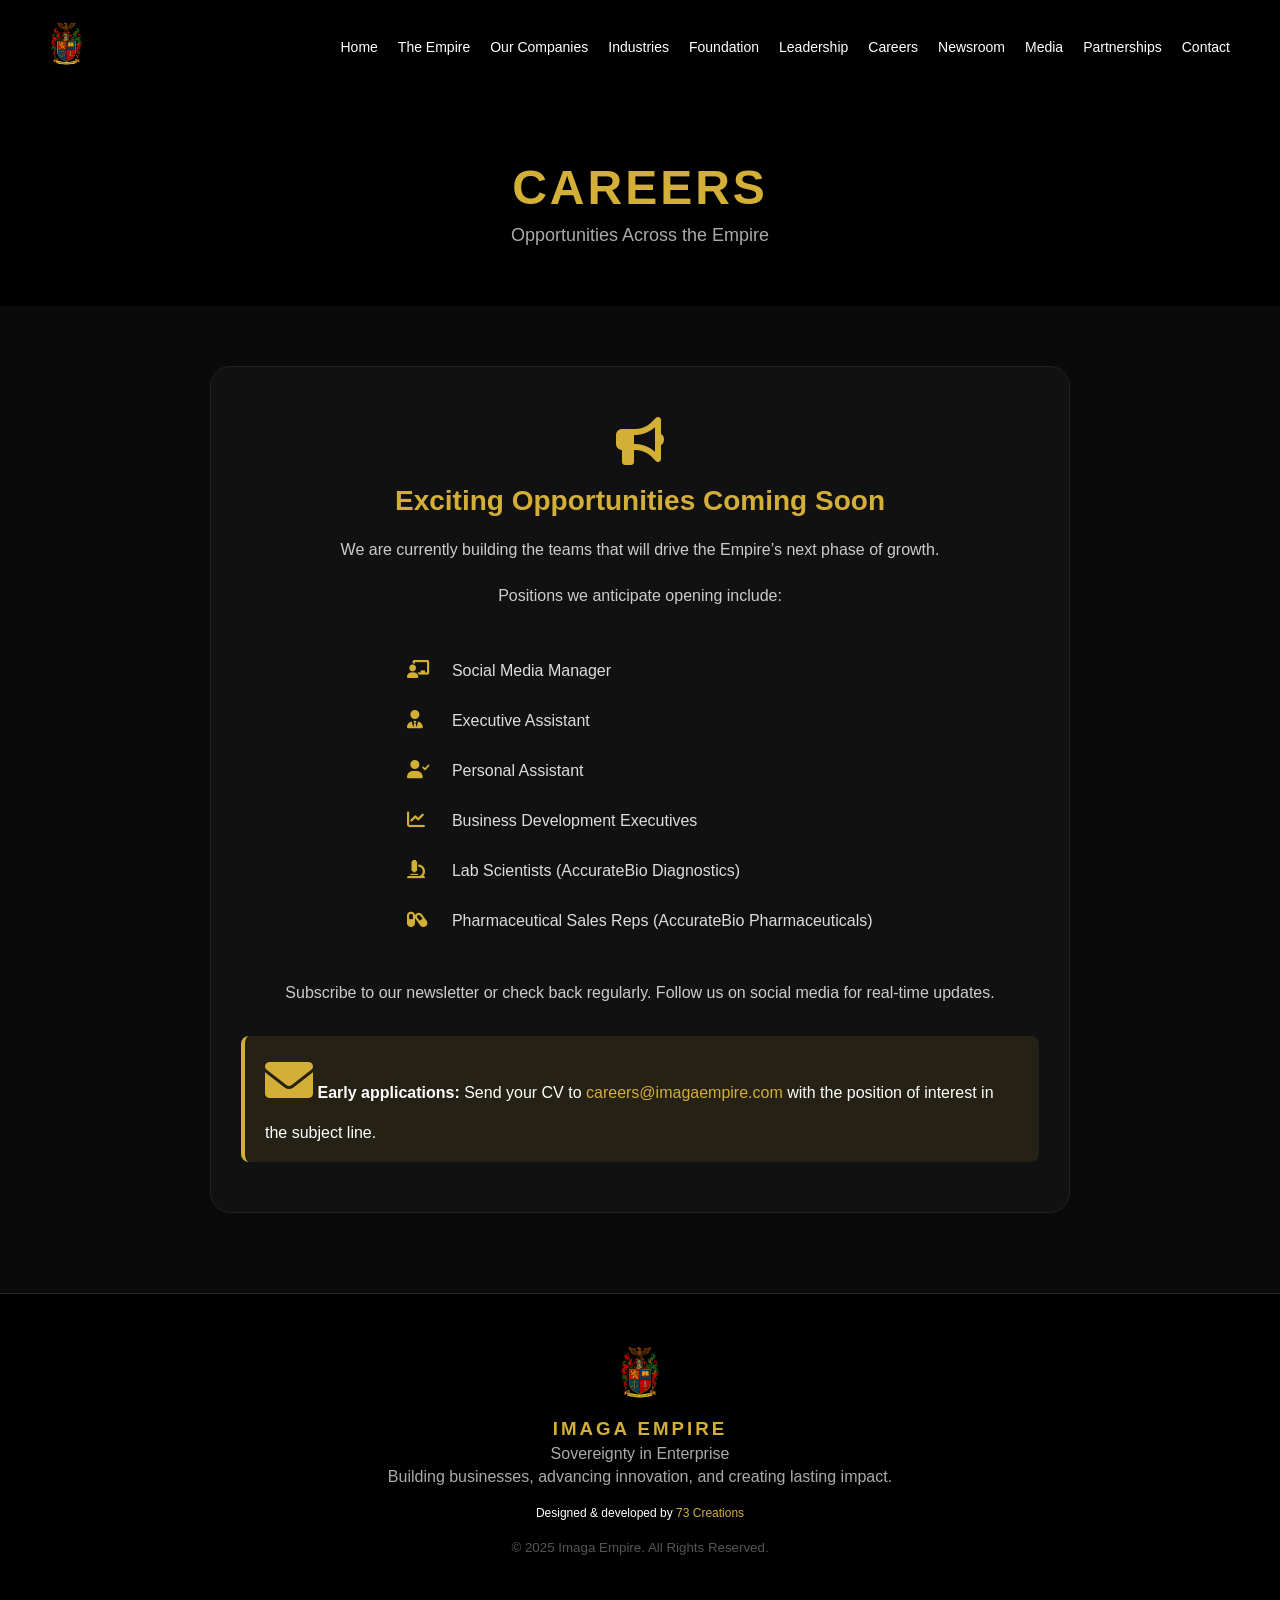
<file: careers.html>
<!DOCTYPE html>
<html lang="en">
<head>
    <meta charset="UTF-8">
    <meta name="viewport" content="width=device-width, initial-scale=1.0">
    <title>Careers | IMAGA EMPIRE</title>
    <link rel="stylesheet" href="style.css">
    <link rel="icon" href="images/logo.png">
    <!-- Font Awesome (for icons) -->
    <link rel="stylesheet" href="https://cdnjs.cloudflare.com/ajax/libs/font-awesome/6.0.0-beta3/css/all.min.css">
</head>
<body>

    <!-- NAVBAR (fixed, with hamburger) -->
    <nav class="navbar" style="position: fixed; background: #000; z-index: 1000;">
        <div class="nav-logo">
            <img src="images/logo.png" alt="Imaga Empire Logo" style="height: 50px;">
        </div>
        <div class="hamburger" id="hamburger">
            <span></span><span></span><span></span>
        </div>
        <ul class="nav-links" id="nav-links">
            <li><a href="index.html">Home</a></li>
            <li><a href="empire.html">The Empire</a></li>
            <li><a href="companies.html">Our Companies</a></li>
            <li><a href="industries.html">Industries</a></li>
            <li><a href="foundation.html">Foundation</a></li>
            <li><a href="leadership.html">Leadership</a></li>
            <li><a href="careers.html">Careers</a></li>
            <li><a href="newsroom.html">Newsroom</a></li>
            <li><a href="media.html">Media</a></li>
            <li><a href="partnerships.html">Partnerships</a></li>
            <li><a href="contact.html">Contact</a></li>
        </ul>
    </nav>

    <!-- PAGE HERO -->
    <div class="page-hero" style="margin-top: 80px;">
        <h1>CAREERS</h1>
        <p>Opportunities Across the Empire</p>
    </div>

    <!-- MAIN CONTENT -->
    <section class="page-section">
        <div class="coming-soon-card">
            <i class="fas fa-bullhorn"></i>
            <h2>Exciting Opportunities Coming Soon</h2>
            <p>We are currently building the teams that will drive the Empire’s next phase of growth.</p>
            <p>Positions we anticipate opening include:</p>
            <ul>
                <li><i class="fas fa-chalkboard-user"></i> Social Media Manager</li>
                <li><i class="fas fa-user-tie"></i> Executive Assistant</li>
                <li><i class="fas fa-user-check"></i> Personal Assistant</li>
                <li><i class="fas fa-chart-line"></i> Business Development Executives</li>
                <li><i class="fas fa-microscope"></i> Lab Scientists (AccurateBio Diagnostics)</li>
                <li><i class="fas fa-capsules"></i> Pharmaceutical Sales Reps (AccurateBio Pharmaceuticals)</li>
            </ul>
            <p>Subscribe to our newsletter or check back regularly. Follow us on social media for real‑time updates.</p>
            <div class="alert-note">
                <i class="fas fa-envelope"></i> <strong>Early applications:</strong> Send your CV to <a href="mailto:careers@imagaempire.com">careers@imagaempire.com</a> with the position of interest in the subject line.
            </div>
        </div>
    </section>

    <!-- FOOTER (same as index) -->
    <footer>
        <img src="images/logo.png" alt="Imaga Empire">
        <h3>IMAGA EMPIRE</h3>
        <p>Sovereignty in Enterprise</p>
        <p>Building businesses, advancing innovation, and creating lasting impact.</p>
        <div class="footer-credit">Designed & developed by <a href="#">73 Creations</a></div>
        <small>© 2025 Imaga Empire. All Rights Reserved.</small>
    </footer>

    <!-- SCRIPTS (reuse your script.js) -->
    <script src="script.js"></script>

    <!-- Additional inline styles for this page (keeps your global CSS clean) -->
    <style>
        .page-hero {
            background: #000;
            text-align: center;
            padding: 80px 20px 60px;
        }
        .page-hero h1 {
            color: #d4af37;
            font-size: 48px;
            letter-spacing: 3px;
            margin-bottom: 10px;
        }
        .page-hero p {
            color: #aaa;
            font-size: 18px;
        }
        .page-section {
            max-width: 900px;
            margin: 0 auto;
            padding: 60px 20px 80px;
            text-align: center;
        }
        .coming-soon-card {
            background: #111;
            border: 1px solid #222;
            border-radius: 20px;
            padding: 50px 30px;
            transition: 0.3s;
        }
        .coming-soon-card i {
            font-size: 48px;
            color: #d4af37;
            margin-bottom: 20px;
        }
        .coming-soon-card h2 {
            color: #d4af37;
            margin-bottom: 20px;
            font-size: 28px;
        }
        .coming-soon-card p {
            color: #ccc;
            line-height: 1.6;
            margin-bottom: 20px;
        }
        .coming-soon-card ul {
            display: inline-block;
            text-align: left;
            margin: 20px auto;
            list-style: none;
        }
        .coming-soon-card li {
            margin: 12px 0;
            color: #ddd;
        }
        .coming-soon-card li i {
            font-size: 18px;
            width: 30px;
            margin-right: 10px;
            color: #d4af37;
        }
        .alert-note {
            background: rgba(212, 175, 55, 0.1);
            border-left: 4px solid #d4af37;
            padding: 20px;
            margin-top: 30px;
            text-align: left;
            border-radius: 8px;
        }
        .alert-note a {
            color: #d4af37;
            text-decoration: none;
        }
        @media (max-width: 768px) {
            .page-hero h1 { font-size: 36px; }
            .coming-soon-card { padding: 30px 20px; }
        }
    </style>
</body>
</html>
</file>
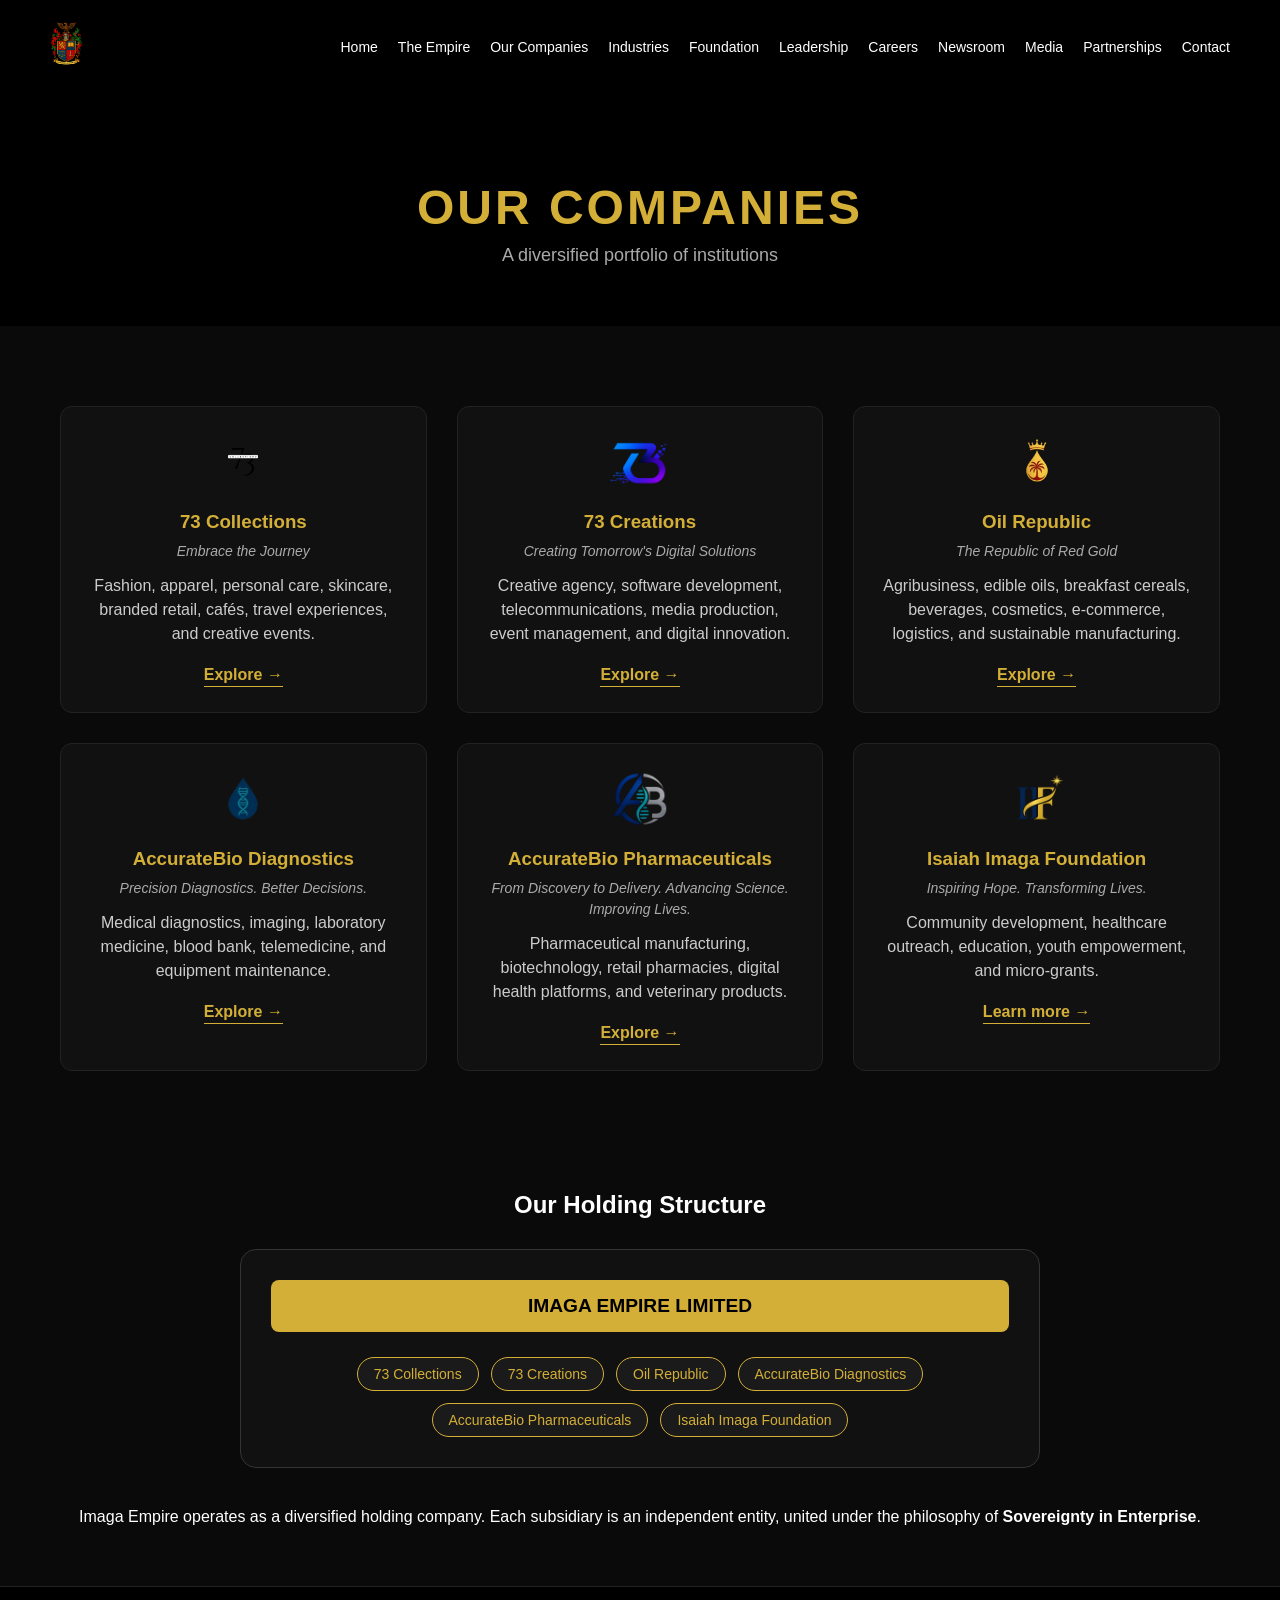
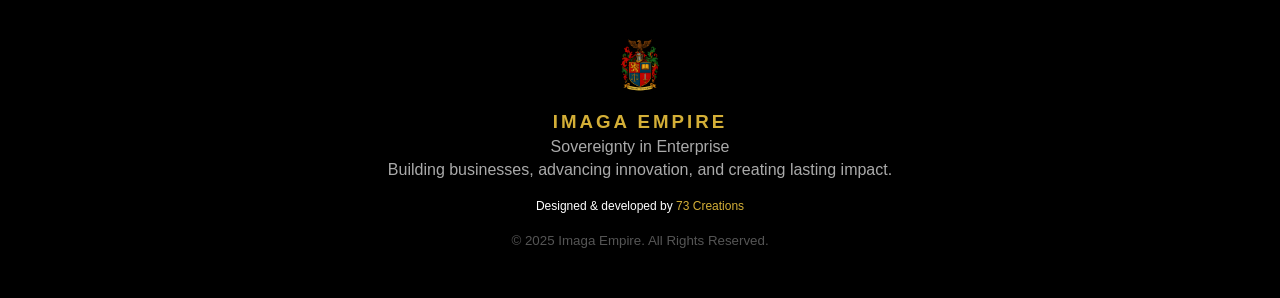
<file: companies.html>
<!DOCTYPE html>
<html lang="en">
<head>
    <meta charset="UTF-8">
    <meta name="viewport" content="width=device-width, initial-scale=1.0">
    <title>Our Companies | IMAGA EMPIRE</title>
    <link rel="stylesheet" href="style.css">
    <link rel="icon" href="images/logo.png">
    <!-- Font Awesome -->
    <link rel="stylesheet" href="https://cdnjs.cloudflare.com/ajax/libs/font-awesome/6.0.0-beta3/css/all.min.css">
</head>
<body>

<!-- NAVBAR (fixed, with hamburger) -->
<nav class="navbar" style="position: fixed; background: #000; z-index: 1000;">
    <div class="nav-logo">
        <img src="images/logo.png" alt="Imaga Empire Logo" style="height: 50px;">
    </div>
    <div class="hamburger" id="hamburger">
        <span></span><span></span><span></span>
    </div>
    <ul class="nav-links" id="nav-links">
        <li><a href="index.html">Home</a></li>
        <li><a href="empire.html">The Empire</a></li>
        <li><a href="companies.html">Our Companies</a></li>
        <li><a href="industries.html">Industries</a></li>
        <li><a href="foundation.html">Foundation</a></li>
        <li><a href="leadership.html">Leadership</a></li>
        <li><a href="careers.html">Careers</a></li>
        <li><a href="newsroom.html">Newsroom</a></li>
        <li><a href="media.html">Media</a></li>
        <li><a href="partnerships.html">Partnerships</a></li>
        <li><a href="contact.html">Contact</a></li>
    </ul>
</nav>

<!-- HERO -->
<div class="page-hero" style="margin-top: 80px;">
    <h1>OUR COMPANIES</h1>
    <p>A diversified portfolio of institutions</p>
</div>

<!-- COMPANIES GRID (enhanced with links) -->
<section class="page-section">
    <div class="company-grid">
        <div class="company-card">
            <img src="images/73-collections-logo.png" alt="73 Collections">
            <h3>73 Collections</h3>
            <p class="motto">Embrace the Journey</p>
            <p>Fashion, apparel, personal care, skincare, branded retail, cafés, travel experiences, and creative events.</p>
            <a href="73-collections.html" class="card-link">Explore →</a>
        </div>
        <div class="company-card">
            <img src="images/73-creations-logo.png" alt="73 Creations">
            <h3>73 Creations</h3>
            <p class="motto">Creating Tomorrow's Digital Solutions</p>
            <p>Creative agency, software development, telecommunications, media production, event management, and digital innovation.</p>
            <a href="#" class="card-link">Explore →</a>
        </div>
        <div class="company-card">
            <img src="images/oil-republic-logo.png" alt="Oil Republic">
            <h3>Oil Republic</h3>
            <p class="motto">The Republic of Red Gold</p>
            <p>Agribusiness, edible oils, breakfast cereals, beverages, cosmetics, e‑commerce, logistics, and sustainable manufacturing.</p>
            <a href="oil-republic.html" class="card-link">Explore →</a>
        </div>
        <div class="company-card">
            <img src="images/accurate-bio-diagnostics-logo.png" alt="AccurateBio Diagnostics">
            <h3>AccurateBio Diagnostics</h3>
            <p class="motto">Precision Diagnostics. Better Decisions.</p>
            <p>Medical diagnostics, imaging, laboratory medicine, blood bank, telemedicine, and equipment maintenance.</p>
            <a href="#" class="card-link">Explore →</a>
        </div>
        <div class="company-card">
            <img src="images/accurate-bio-pharm-logo.png" alt="AccurateBio Pharmaceuticals">
            <h3>AccurateBio Pharmaceuticals</h3>
            <p class="motto">From Discovery to Delivery. Advancing Science. Improving Lives.</p>
            <p>Pharmaceutical manufacturing, biotechnology, retail pharmacies, digital health platforms, and veterinary products.</p>
            <a href="#" class="card-link">Explore →</a>
        </div>
        <div class="company-card">
            <img src="images/isaiah-imaga-foundation-logo.png" alt="Isaiah Imaga Foundation">
            <h3>Isaiah Imaga Foundation</h3>
            <p class="motto">Inspiring Hope. Transforming Lives.</p>
            <p>Community development, healthcare outreach, education, youth empowerment, and micro‑grants.</p>
            <a href="foundation.html" class="card-link">Learn more →</a>
        </div>
    </div>
</section>

<!-- STRUCTURE SECTION -->
<section class="page-section dark">
    <h2>Our Holding Structure</h2>
    <div class="structure-diagram">
        <div class="parent">IMAGA EMPIRE LIMITED</div>
        <div class="children">
            <span>73 Collections</span>
            <span>73 Creations</span>
            <span>Oil Republic</span>
            <span>AccurateBio Diagnostics</span>
            <span>AccurateBio Pharmaceuticals</span>
            <span>Isaiah Imaga Foundation</span>
        </div>
    </div>
    <p style="margin-top: 40px;">
        Imaga Empire operates as a diversified holding company.
        Each subsidiary is an independent entity, united under the philosophy
        of <strong>Sovereignty in Enterprise</strong>.
    </p>
</section>

<!-- FOOTER -->
<footer>
    <img src="images/logo.png" alt="Imaga Empire">
    <h3>IMAGA EMPIRE</h3>
    <p>Sovereignty in Enterprise</p>
    <p>Building businesses, advancing innovation, and creating lasting impact.</p>
    <div class="footer-credit">Designed & developed by <a href="#">73 Creations</a></div>
    <small>© 2025 Imaga Empire. All Rights Reserved.</small>
</footer>

<script src="script.js"></script>

<!-- Additional styles for this page -->
<style>
    .page-hero {
        background: #000;
        text-align: center;
        padding: 100px 20px 60px;
    }
    .page-hero h1 {
        color: #d4af37;
        font-size: 48px;
        letter-spacing: 3px;
        margin-bottom: 10px;
    }
    .page-hero p {
        color: #aaa;
        font-size: 18px;
    }
    .page-section {
        padding: 60px 20px;
        max-width: 1200px;
        margin: 0 auto;
        text-align: center;
    }
    .page-section.dark {
        background: #0a0a0a;
        margin-top: 0;
    }
    .company-grid {
        display: grid;
        grid-template-columns: repeat(auto-fit, minmax(280px, 1fr));
        gap: 30px;
        margin-top: 20px;
    }
    .company-card {
        background: #111;
        padding: 25px;
        border: 1px solid #222;
        border-radius: 12px;
        transition: 0.3s;
        text-align: center;
    }
    .company-card:hover {
        border-color: #d4af37;
        transform: translateY(-5px);
    }
    .company-card img {
        height: 60px;
        margin-bottom: 15px;
    }
    .company-card h3 {
        color: #d4af37;
        margin-bottom: 8px;
    }
    .company-card .motto {
        font-style: italic;
        color: #aaa;
        margin-bottom: 12px;
        font-size: 14px;
    }
    .company-card p {
        color: #ccc;
        line-height: 1.5;
        margin-bottom: 15px;
    }
    .card-link {
        display: inline-block;
        margin-top: 5px;
        color: #d4af37;
        text-decoration: none;
        font-weight: bold;
        border-bottom: 1px solid #d4af37;
        padding-bottom: 2px;
    }
    .structure-diagram {
        max-width: 800px;
        margin: 30px auto 0;
        background: #111;
        padding: 30px;
        border-radius: 16px;
        border: 1px solid #333;
    }
    .parent {
        background: #d4af37;
        color: #000;
        font-weight: bold;
        padding: 15px;
        border-radius: 8px;
        margin-bottom: 25px;
        font-size: 1.2rem;
    }
    .children {
        display: flex;
        flex-wrap: wrap;
        gap: 12px;
        justify-content: center;
    }
    .children span {
        background: #1a1a1a;
        border: 1px solid #d4af37;
        padding: 8px 16px;
        border-radius: 40px;
        font-size: 14px;
        color: #d4af37;
    }
    @media (max-width: 768px) {
        .page-hero h1 { font-size: 36px; }
        .company-grid { gap: 20px; }
        .children span { font-size: 12px; }
    }
</style>
</body>
</html>
</file>
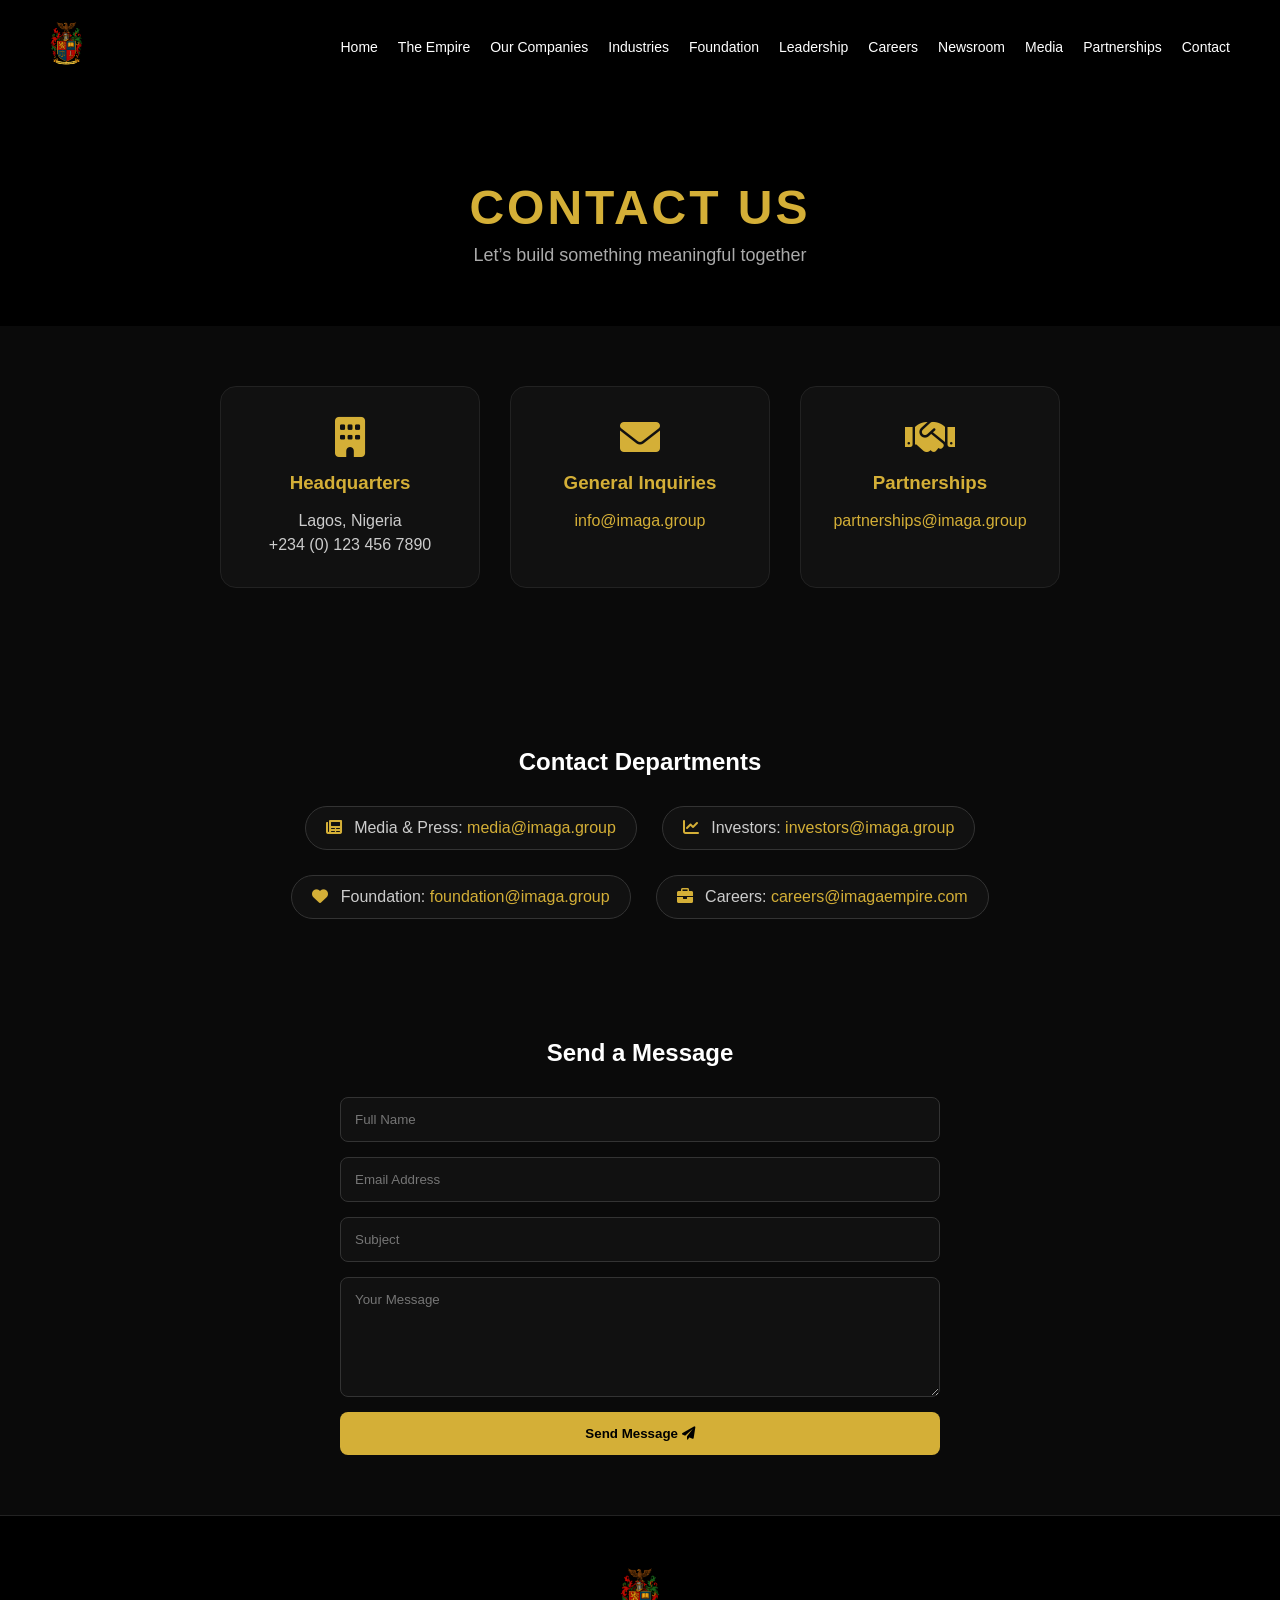
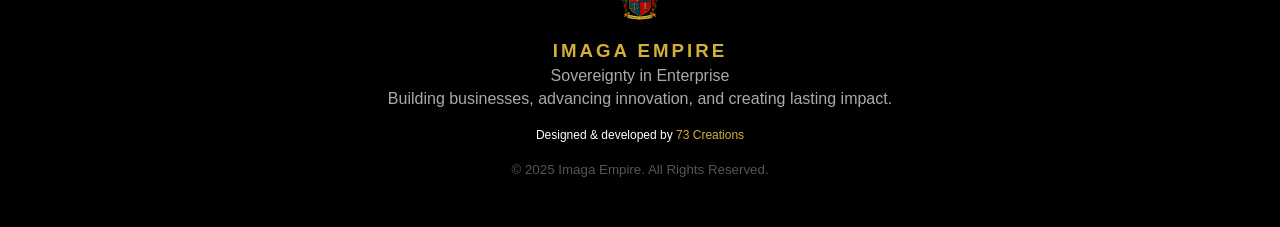
<file: contact.html>
<!DOCTYPE html>
<html lang="en">
<head>
    <meta charset="UTF-8">
    <meta name="viewport" content="width=device-width, initial-scale=1.0">
    <title>Contact | IMAGA EMPIRE</title>
    <link rel="stylesheet" href="style.css">
    <link rel="icon" href="images/logo.png">
    <!-- Font Awesome -->
    <link rel="stylesheet" href="https://cdnjs.cloudflare.com/ajax/libs/font-awesome/6.0.0-beta3/css/all.min.css">
</head>
<body>

<!-- NAVBAR (fixed, with hamburger) -->
<nav class="navbar" style="position: fixed; background: #000; z-index: 1000;">
    <div class="nav-logo">
        <img src="images/logo.png" alt="Imaga Empire Logo" style="height: 50px;">
    </div>
    <div class="hamburger" id="hamburger">
        <span></span><span></span><span></span>
    </div>
    <ul class="nav-links" id="nav-links">
        <li><a href="index.html">Home</a></li>
        <li><a href="empire.html">The Empire</a></li>
        <li><a href="companies.html">Our Companies</a></li>
        <li><a href="industries.html">Industries</a></li>
        <li><a href="foundation.html">Foundation</a></li>
        <li><a href="leadership.html">Leadership</a></li>
        <li><a href="careers.html">Careers</a></li>
        <li><a href="newsroom.html">Newsroom</a></li>
        <li><a href="media.html">Media</a></li>
        <li><a href="partnerships.html">Partnerships</a></li>
        <li><a href="contact.html">Contact</a></li>
    </ul>
</nav>

<!-- HERO -->
<div class="page-hero" style="margin-top: 80px;">
    <h1>CONTACT US</h1>
    <p>Let’s build something meaningful together</p>
</div>

<!-- CONTACT INFO (cards layout) -->
<section class="page-section">
    <div class="contact-cards">
        <div class="contact-card">
            <i class="fas fa-building"></i>
            <h3>Headquarters</h3>
            <p>Lagos, Nigeria</p>
            <p>+234 (0) 123 456 7890</p>
        </div>
        <div class="contact-card">
            <i class="fas fa-envelope"></i>
            <h3>General Inquiries</h3>
            <p><a href="mailto:info@imaga.group">info@imaga.group</a></p>
        </div>
        <div class="contact-card">
            <i class="fas fa-handshake"></i>
            <h3>Partnerships</h3>
            <p><a href="mailto:partnerships@imaga.group">partnerships@imaga.group</a></p>
        </div>
    </div>
</section>

<!-- DEPARTMENT CONTACTS -->
<section class="page-section dark">
    <h2>Contact Departments</h2>
    <div class="department-grid">
        <div class="dept-item"><i class="fas fa-newspaper"></i> Media & Press: <a href="mailto:media@imaga.group">media@imaga.group</a></div>
        <div class="dept-item"><i class="fas fa-chart-line"></i> Investors: <a href="mailto:investors@imaga.group">investors@imaga.group</a></div>
        <div class="dept-item"><i class="fas fa-heart"></i> Foundation: <a href="mailto:foundation@imaga.group">foundation@imaga.group</a></div>
        <div class="dept-item"><i class="fas fa-briefcase"></i> Careers: <a href="mailto:careers@imagaempire.com">careers@imagaempire.com</a></div>
    </div>
</section>

<!-- CONTACT FORM -->
<section class="page-section">
    <h2>Send a Message</h2>
    <form class="contact-form" id="contactForm">
        <input type="text" placeholder="Full Name" required>
        <input type="email" placeholder="Email Address" required>
        <input type="text" placeholder="Subject" required>
        <textarea rows="6" placeholder="Your Message" required></textarea>
        <button type="submit">Send Message <i class="fas fa-paper-plane"></i></button>
        <p id="formStatus" style="margin-top: 15px; color: #d4af37; display: none;"></p>
    </form>
</section>

<!-- FOOTER -->
<footer>
    <img src="images/logo.png" alt="Imaga Empire">
    <h3>IMAGA EMPIRE</h3>
    <p>Sovereignty in Enterprise</p>
    <p>Building businesses, advancing innovation, and creating lasting impact.</p>
    <div class="footer-credit">Designed & developed by <a href="#">73 Creations</a></div>
    <small>© 2025 Imaga Empire. All Rights Reserved.</small>
</footer>

<script src="script.js"></script>

<!-- Additional styles for this page -->
<style>
    .page-hero {
        background: #000;
        text-align: center;
        padding: 100px 20px 60px;
    }
    .page-hero h1 {
        color: #d4af37;
        font-size: 48px;
        letter-spacing: 3px;
        margin-bottom: 10px;
    }
    .page-hero p {
        color: #aaa;
        font-size: 18px;
    }
    .page-section {
        padding: 60px 20px;
        max-width: 1200px;
        margin: 0 auto;
        text-align: center;
    }
    .page-section.dark {
        background: #0a0a0a;
        width: 100%;
        max-width: 100%;
    }
    .contact-cards {
        display: flex;
        flex-wrap: wrap;
        justify-content: center;
        gap: 30px;
        margin-bottom: 40px;
    }
    .contact-card {
        background: #111;
        border: 1px solid #222;
        border-radius: 16px;
        padding: 30px;
        width: 260px;
        transition: 0.3s;
    }
    .contact-card:hover {
        border-color: #d4af37;
        transform: translateY(-5px);
    }
    .contact-card i {
        font-size: 40px;
        color: #d4af37;
        margin-bottom: 15px;
    }
    .contact-card h3 {
        color: #d4af37;
        margin-bottom: 15px;
    }
    .contact-card p {
        color: #ccc;
        line-height: 1.5;
    }
    .contact-card a {
        color: #d4af37;
        text-decoration: none;
    }
    .department-grid {
        display: flex;
        flex-wrap: wrap;
        justify-content: center;
        gap: 25px;
        max-width: 900px;
        margin: 30px auto 0;
    }
    .dept-item {
        background: #111;
        padding: 12px 20px;
        border-radius: 40px;
        border: 1px solid #333;
        color: #ccc;
    }
    .dept-item i {
        color: #d4af37;
        margin-right: 8px;
    }
    .dept-item a {
        color: #d4af37;
        text-decoration: none;
    }
    .contact-form {
        max-width: 600px;
        margin: 30px auto 0;
        display: flex;
        flex-direction: column;
        gap: 15px;
    }
    .contact-form input, 
    .contact-form textarea {
        background: #111;
        border: 1px solid #333;
        padding: 14px;
        color: white;
        border-radius: 8px;
        font-family: inherit;
    }
    .contact-form input:focus,
    .contact-form textarea:focus {
        outline: none;
        border-color: #d4af37;
    }
    .contact-form button {
        background: #d4af37;
        border: none;
        padding: 14px;
        color: black;
        font-weight: bold;
        cursor: pointer;
        border-radius: 8px;
        transition: 0.3s;
    }
    .contact-form button:hover {
        background: #b8941a;
    }
    @media (max-width: 768px) {
        .page-hero h1 { font-size: 36px; }
        .contact-card { width: 100%; max-width: 300px; }
    }
</style>

<!-- Simple form submission handling (no backend, just demo) -->
<script>
    document.getElementById('contactForm').addEventListener('submit', function(e) {
        e.preventDefault();
        const status = document.getElementById('formStatus');
        status.style.display = 'block';
        status.innerHTML = '✓ Message sent! We will get back to you shortly.';
        this.reset();
        setTimeout(() => { status.style.display = 'none'; }, 5000);
    });
</script>
</body>
</html>
</file>
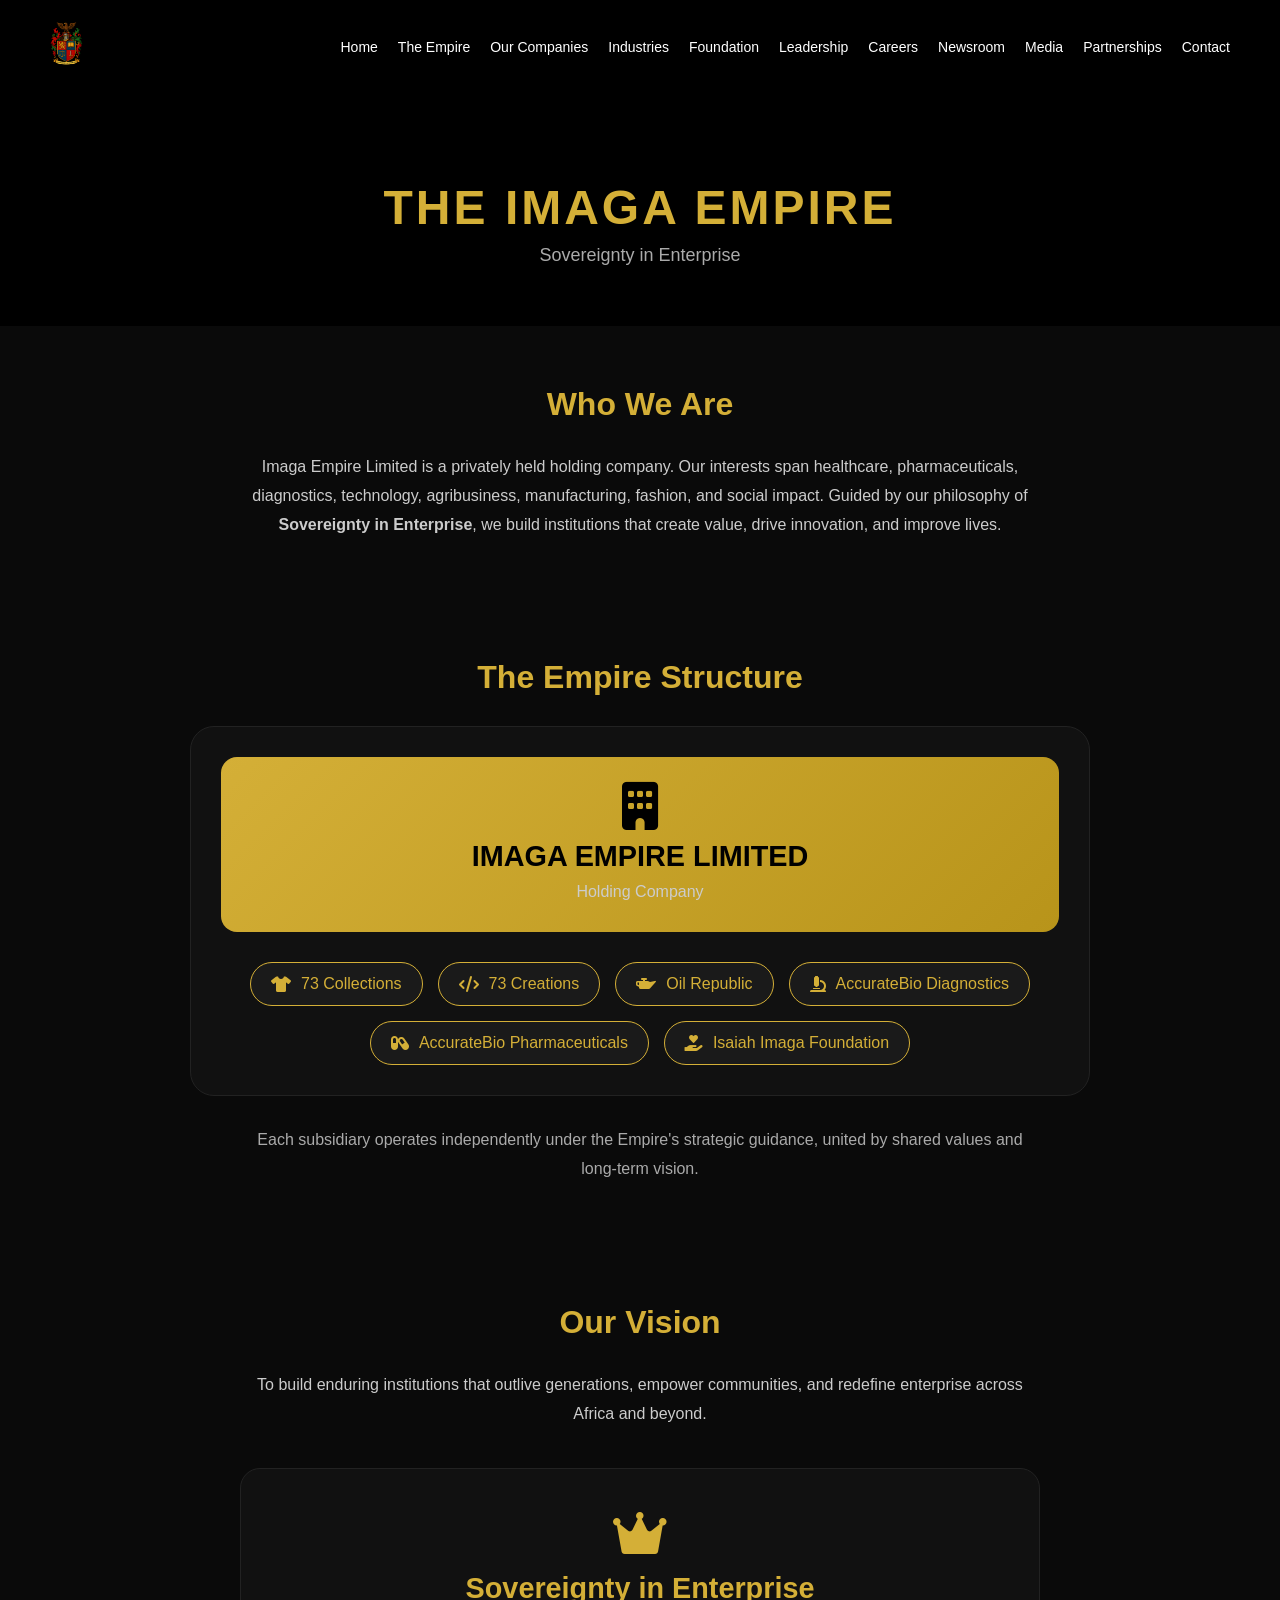
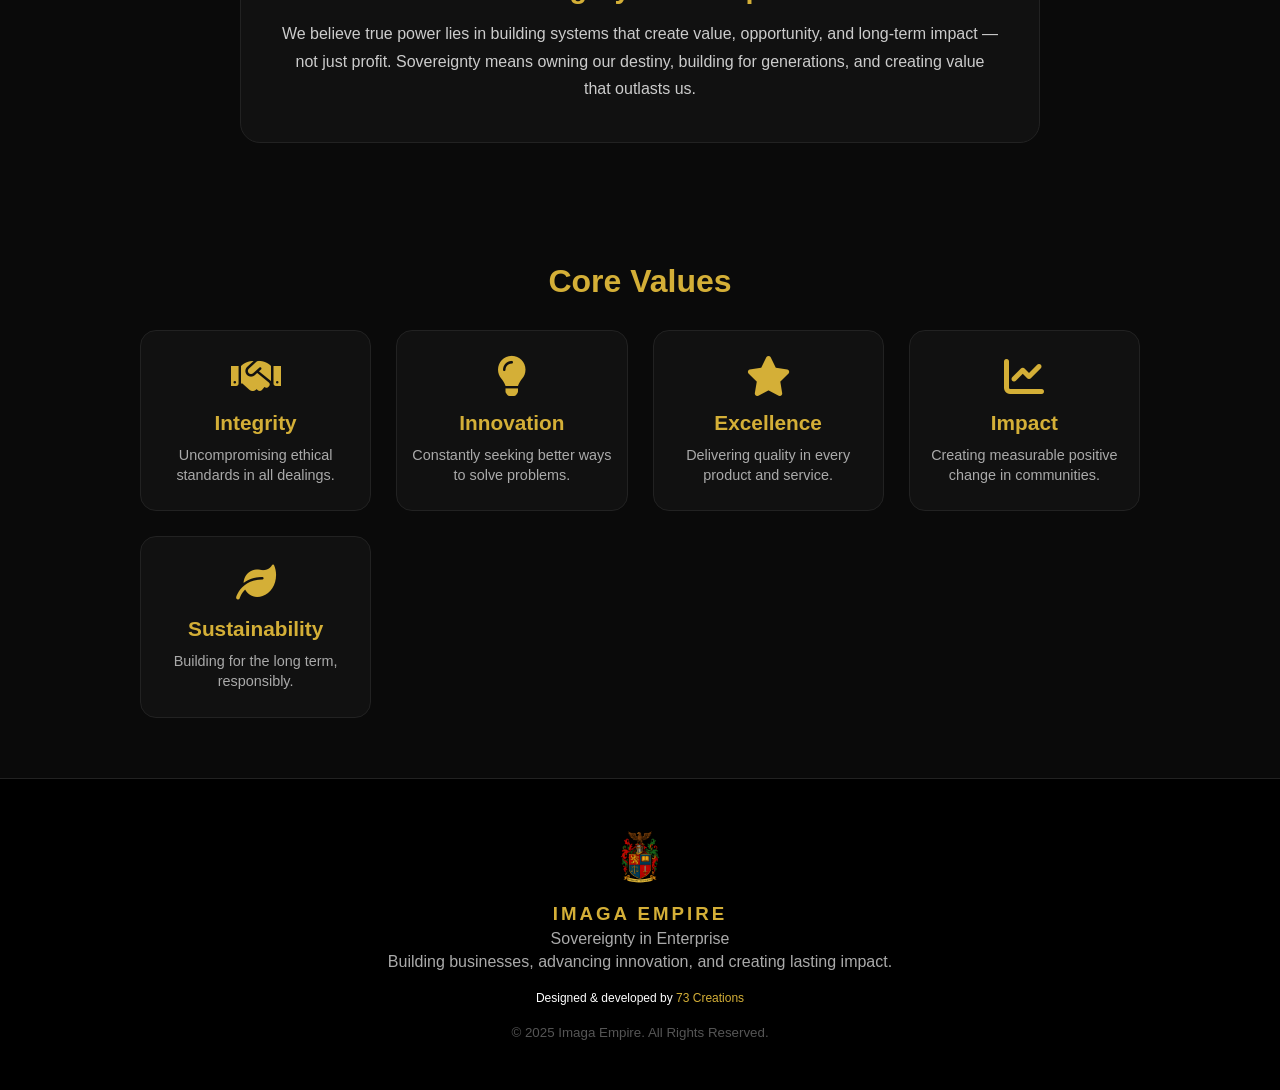
<file: empire.html>
<!DOCTYPE html>
<html lang="en">
<head>
    <meta charset="UTF-8">
    <meta name="viewport" content="width=device-width, initial-scale=1.0">
    <title>The Empire | IMAGA EMPIRE</title>
    <link rel="stylesheet" href="style.css">
    <link rel="icon" href="images/logo.png">
    <!-- Font Awesome -->
    <link rel="stylesheet" href="https://cdnjs.cloudflare.com/ajax/libs/font-awesome/6.0.0-beta3/css/all.min.css">
</head>
<body>

<!-- NAVBAR (fixed, with hamburger) -->
<nav class="navbar" style="position: fixed; background: #000; z-index: 1000;">
    <div class="nav-logo">
        <img src="images/logo.png" alt="Imaga Empire Logo" style="height: 50px;">
    </div>
    <div class="hamburger" id="hamburger">
        <span></span><span></span><span></span>
    </div>
    <ul class="nav-links" id="nav-links">
        <li><a href="index.html">Home</a></li>
        <li><a href="empire.html">The Empire</a></li>
        <li><a href="companies.html">Our Companies</a></li>
        <li><a href="industries.html">Industries</a></li>
        <li><a href="foundation.html">Foundation</a></li>
        <li><a href="leadership.html">Leadership</a></li>
        <li><a href="careers.html">Careers</a></li>
        <li><a href="newsroom.html">Newsroom</a></li>
        <li><a href="media.html">Media</a></li>
        <li><a href="partnerships.html">Partnerships</a></li>
        <li><a href="contact.html">Contact</a></li>
    </ul>
</nav>

<!-- HERO -->
<div class="page-hero" style="margin-top: 80px;">
    <h1>THE IMAGA EMPIRE</h1>
    <p>Sovereignty in Enterprise</p>
</div>

<!-- WHO WE ARE -->
<section class="page-section">
    <h2>Who We Are</h2>
    <p>
        Imaga Empire Limited is a privately held holding company. Our interests span
        healthcare, pharmaceuticals, diagnostics, technology, agribusiness, manufacturing,
        fashion, and social impact. Guided by our philosophy of <strong>Sovereignty in Enterprise</strong>,
        we build institutions that create value, drive innovation, and improve lives.
    </p>
</section>

<!-- EMPIRE STRUCTURE DIAGRAM -->
<section class="page-section dark">
    <h2>The Empire Structure</h2>
    <div class="structure-container">
        <div class="holding-company">
            <i class="fas fa-building"></i>
            <h3>IMAGA EMPIRE LIMITED</h3>
            <p>Holding Company</p>
        </div>
        <div class="subsidiaries-container">
            <div class="subsidiary"><i class="fas fa-tshirt"></i>73 Collections</div>
            <div class="subsidiary"><i class="fas fa-code"></i>73 Creations</div>
            <div class="subsidiary"><i class="fas fa-oil-can"></i>Oil Republic</div>
            <div class="subsidiary"><i class="fas fa-microscope"></i>AccurateBio Diagnostics</div>
            <div class="subsidiary"><i class="fas fa-capsules"></i>AccurateBio Pharmaceuticals</div>
            <div class="subsidiary"><i class="fas fa-hand-holding-heart"></i>Isaiah Imaga Foundation</div>
        </div>
    </div>
    <p style="margin-top: 30px; color: #aaa;">Each subsidiary operates independently under the Empire's strategic guidance, united by shared values and long-term vision.</p>
</section>

<!-- OUR VISION & PHILOSOPHY -->
<section class="page-section">
    <h2>Our Vision</h2>
    <p>To build enduring institutions that outlive generations, empower communities, and redefine enterprise across Africa and beyond.</p>
    <div class="philosophy-box">
        <i class="fas fa-crown"></i>
        <h3>Sovereignty in Enterprise</h3>
        <p>We believe true power lies in building systems that create value, opportunity, and long-term impact — not just profit. Sovereignty means owning our destiny, building for generations, and creating value that outlasts us.</p>
    </div>
</section>

<!-- CORE VALUES -->
<section class="page-section dark">
    <h2>Core Values</h2>
    <div class="values-grid">
        <div class="value-card"><i class="fas fa-handshake"></i><h3>Integrity</h3><p>Uncompromising ethical standards in all dealings.</p></div>
        <div class="value-card"><i class="fas fa-lightbulb"></i><h3>Innovation</h3><p>Constantly seeking better ways to solve problems.</p></div>
        <div class="value-card"><i class="fas fa-star"></i><h3>Excellence</h3><p>Delivering quality in every product and service.</p></div>
        <div class="value-card"><i class="fas fa-chart-line"></i><h3>Impact</h3><p>Creating measurable positive change in communities.</p></div>
        <div class="value-card"><i class="fas fa-leaf"></i><h3>Sustainability</h3><p>Building for the long term, responsibly.</p></div>
    </div>
</section>

<!-- FOOTER -->
<footer>
    <img src="images/logo.png" alt="Imaga Empire">
    <h3>IMAGA EMPIRE</h3>
    <p>Sovereignty in Enterprise</p>
    <p>Building businesses, advancing innovation, and creating lasting impact.</p>
    <div class="footer-credit">Designed & developed by <a href="#">73 Creations</a></div>
    <small>© 2025 Imaga Empire. All Rights Reserved.</small>
</footer>

<!-- STYLES (specific to this page) -->
<style>
    .page-hero {
        background: #000;
        text-align: center;
        padding: 100px 20px 60px;
    }
    .page-hero h1 {
        color: #d4af37;
        font-size: 48px;
        letter-spacing: 3px;
        margin-bottom: 10px;
    }
    .page-hero p {
        color: #aaa;
        font-size: 18px;
    }
    .page-section {
        padding: 60px 20px;
        max-width: 1200px;
        margin: 0 auto;
        text-align: center;
    }
    .page-section.dark {
        background: #0a0a0a;
        width: 100%;
        max-width: 100%;
    }
    .page-section h2 {
        color: #d4af37;
        margin-bottom: 30px;
        font-size: 32px;
    }
    .page-section p {
        color: #ccc;
        line-height: 1.8;
        max-width: 800px;
        margin-left: auto;
        margin-right: auto;
    }
    /* Structure Diagram */
    .structure-container {
        max-width: 900px;
        margin: 0 auto;
        background: #111;
        border-radius: 24px;
        padding: 30px;
        border: 1px solid #222;
    }
    .holding-company {
        background: linear-gradient(135deg, #d4af37, #b8941a);
        color: #000;
        padding: 25px;
        border-radius: 16px;
        margin-bottom: 30px;
        text-align: center;
    }
    .holding-company i {
        font-size: 48px;
        margin-bottom: 10px;
    }
    .holding-company h3 {
        font-size: 1.8rem;
        margin-bottom: 5px;
    }
    .subsidiaries-container {
        display: flex;
        flex-wrap: wrap;
        justify-content: center;
        gap: 15px;
    }
    .subsidiary {
        background: #1a1a1a;
        border: 1px solid #d4af37;
        padding: 12px 20px;
        border-radius: 40px;
        display: inline-flex;
        align-items: center;
        gap: 10px;
        color: #d4af37;
        font-weight: 500;
        transition: 0.3s;
    }
    .subsidiary i {
        font-size: 16px;
    }
    .subsidiary:hover {
        background: #d4af37;
        color: #000;
        transform: translateY(-3px);
    }
    /* Philosophy Box */
    .philosophy-box {
        background: #111;
        border: 1px solid #222;
        border-radius: 20px;
        padding: 40px;
        margin-top: 40px;
        max-width: 800px;
        margin-left: auto;
        margin-right: auto;
    }
    .philosophy-box i {
        font-size: 48px;
        color: #d4af37;
        margin-bottom: 15px;
    }
    .philosophy-box h3 {
        color: #d4af37;
        font-size: 1.8rem;
        margin-bottom: 15px;
    }
    .philosophy-box p {
        color: #ccc;
        line-height: 1.7;
    }
    /* Values Grid */
    .values-grid {
        display: grid;
        grid-template-columns: repeat(auto-fit, minmax(200px, 1fr));
        gap: 25px;
        margin-top: 30px;
        max-width: 1000px;
        margin-left: auto;
        margin-right: auto;
    }
    .value-card {
        background: #111;
        border: 1px solid #222;
        border-radius: 16px;
        padding: 25px 15px;
        text-align: center;
        transition: 0.3s;
    }
    .value-card:hover {
        border-color: #d4af37;
        transform: translateY(-5px);
    }
    .value-card i {
        font-size: 40px;
        color: #d4af37;
        margin-bottom: 15px;
    }
    .value-card h3 {
        color: #d4af37;
        margin-bottom: 10px;
        font-size: 1.3rem;
    }
    .value-card p {
        color: #aaa;
        font-size: 0.9rem;
        line-height: 1.4;
    }
    footer {
        text-align: center;
        padding: 50px;
        background: #000;
        border-top: 1px solid #222;
    }
    footer img {
        height: 60px;
        margin-bottom: 10px;
    }
    footer h3 {
        color: #d4af37;
        letter-spacing: 3px;
    }
    footer p {
        color: #aaa;
        margin-top: 5px;
    }
    .footer-credit {
        margin-top: 20px;
        font-size: 12px;
    }
    .footer-credit a {
        color: #d4af37;
        text-decoration: none;
    }
    footer small {
        display: block;
        margin-top: 20px;
        color: #555;
    }
    @media (max-width: 768px) {
        .page-hero h1 { font-size: 36px; }
        .holding-company h3 { font-size: 1.3rem; }
        .subsidiary { font-size: 12px; padding: 8px 14px; }
        .philosophy-box h3 { font-size: 1.3rem; }
        .values-grid { gap: 15px; }
    }
</style>

<!-- HAMBURGER MENU SCRIPT -->
<script>
    document.addEventListener('DOMContentLoaded', function() {
        const hamburger = document.getElementById('hamburger');
        const navLinks = document.getElementById('nav-links');
        if (hamburger && navLinks) {
            hamburger.addEventListener('click', function() {
                hamburger.classList.toggle('active');
                navLinks.classList.toggle('active');
            });
            document.querySelectorAll('.nav-links a').forEach(link => {
                link.addEventListener('click', function() {
                    hamburger.classList.remove('active');
                    navLinks.classList.remove('active');
                });
            });
        }
    });
</script>
</body>
</html>
</file>
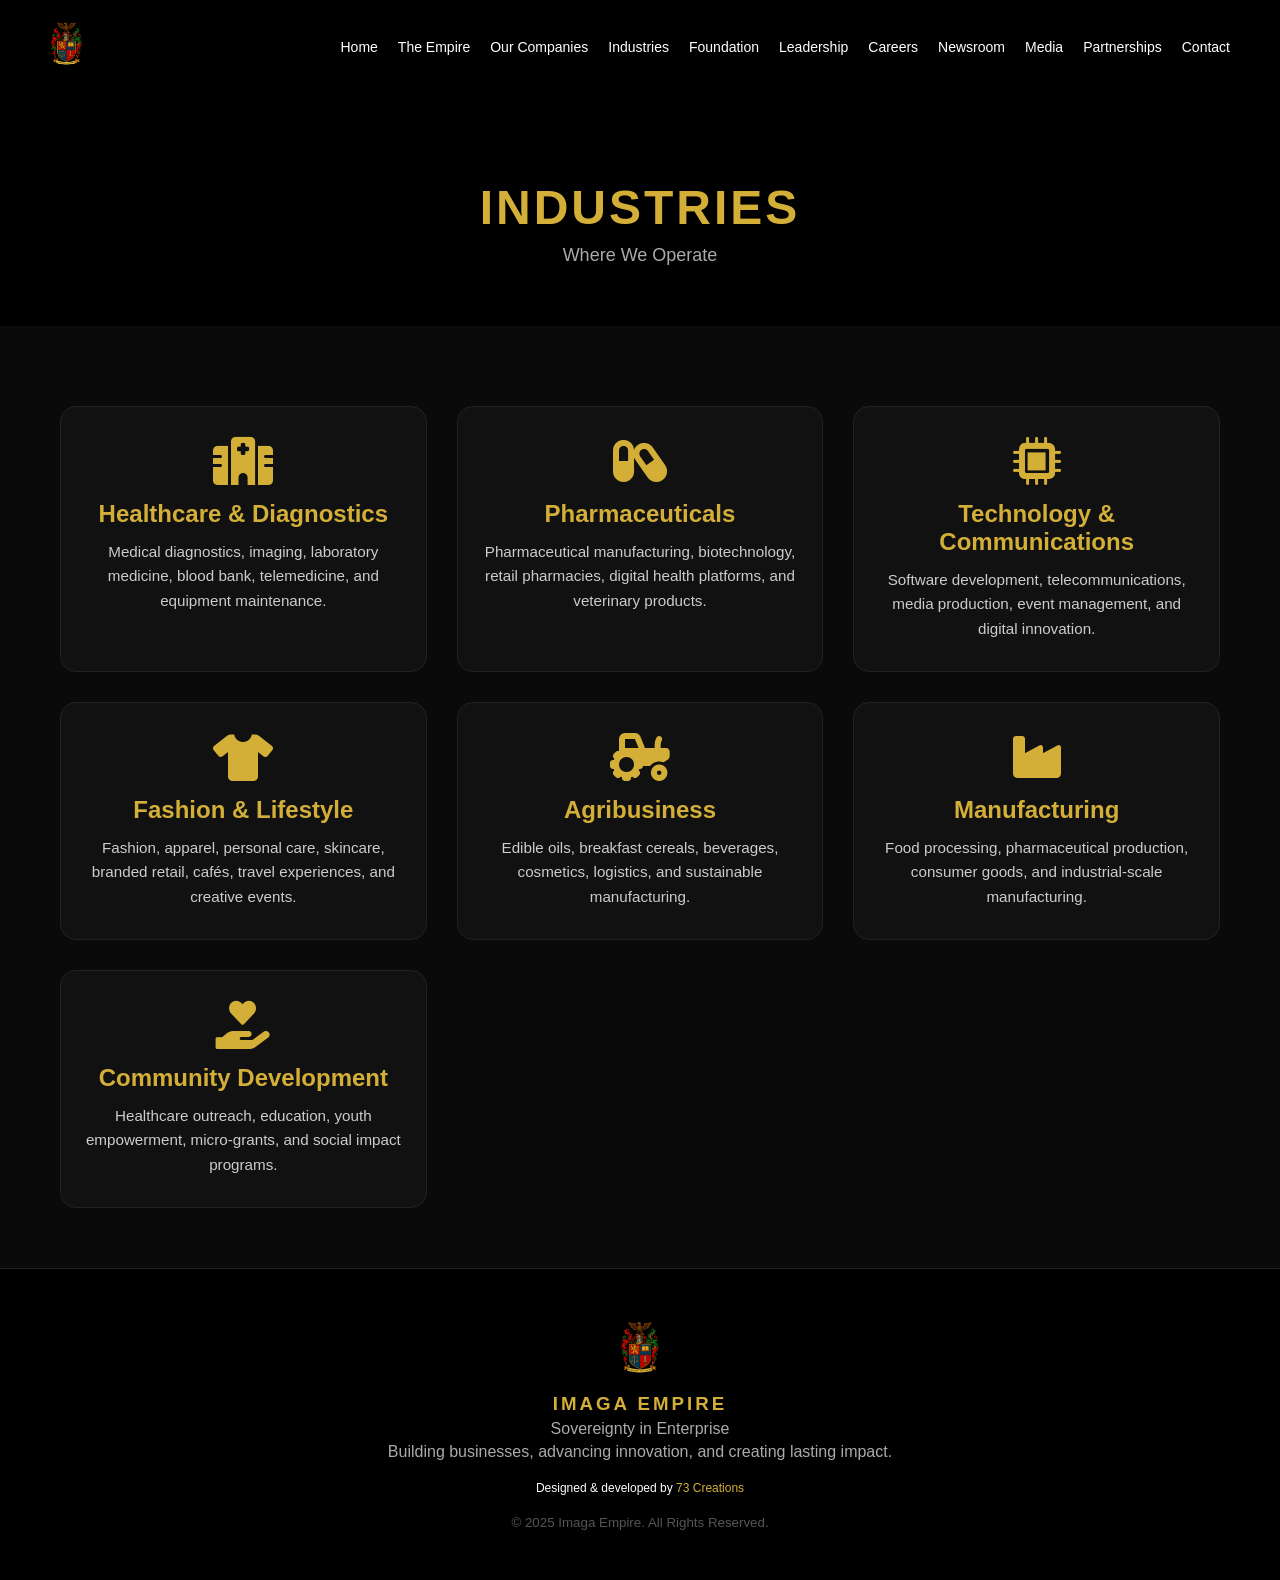
<file: industries.html>
<!DOCTYPE html>
<html lang="en">
<head>
    <meta charset="UTF-8">
    <meta name="viewport" content="width=device-width, initial-scale=1.0">
    <title>Industries | IMAGA EMPIRE</title>
    <link rel="stylesheet" href="style.css">
    <link rel="icon" href="images/logo.png">
    <!-- Font Awesome -->
    <link rel="stylesheet" href="https://cdnjs.cloudflare.com/ajax/libs/font-awesome/6.0.0-beta3/css/all.min.css">
</head>
<body>

<!-- NAVBAR (fixed, with hamburger) -->
<nav class="navbar" style="position: fixed; background: #000; z-index: 1000;">
    <div class="nav-logo">
        <img src="images/logo.png" alt="Imaga Empire Logo" style="height: 50px;">
    </div>
    <div class="hamburger" id="hamburger">
        <span></span><span></span><span></span>
    </div>
    <ul class="nav-links" id="nav-links">
        <li><a href="index.html">Home</a></li>
        <li><a href="empire.html">The Empire</a></li>
        <li><a href="companies.html">Our Companies</a></li>
        <li><a href="industries.html">Industries</a></li>
        <li><a href="foundation.html">Foundation</a></li>
        <li><a href="leadership.html">Leadership</a></li>
        <li><a href="careers.html">Careers</a></li>
        <li><a href="newsroom.html">Newsroom</a></li>
        <li><a href="media.html">Media</a></li>
        <li><a href="partnerships.html">Partnerships</a></li>
        <li><a href="contact.html">Contact</a></li>
    </ul>
</nav>

<!-- HERO -->
<div class="page-hero" style="margin-top: 80px;">
    <h1>INDUSTRIES</h1>
    <p>Where We Operate</p>
</div>

<!-- INDUSTRIES GRID (enhanced) -->
<section class="page-section">
    <div class="industry-enhanced-grid">
        <div class="industry-card">
            <i class="fas fa-hospital"></i>
            <h3>Healthcare & Diagnostics</h3>
            <p>Medical diagnostics, imaging, laboratory medicine, blood bank, telemedicine, and equipment maintenance.</p>
        </div>
        <div class="industry-card">
            <i class="fas fa-capsules"></i>
            <h3>Pharmaceuticals</h3>
            <p>Pharmaceutical manufacturing, biotechnology, retail pharmacies, digital health platforms, and veterinary products.</p>
        </div>
        <div class="industry-card">
            <i class="fas fa-microchip"></i>
            <h3>Technology & Communications</h3>
            <p>Software development, telecommunications, media production, event management, and digital innovation.</p>
        </div>
        <div class="industry-card">
            <i class="fas fa-tshirt"></i>
            <h3>Fashion & Lifestyle</h3>
            <p>Fashion, apparel, personal care, skincare, branded retail, cafés, travel experiences, and creative events.</p>
        </div>
        <div class="industry-card">
            <i class="fas fa-tractor"></i>
            <h3>Agribusiness</h3>
            <p>Edible oils, breakfast cereals, beverages, cosmetics, logistics, and sustainable manufacturing.</p>
        </div>
        <div class="industry-card">
            <i class="fas fa-industry"></i>
            <h3>Manufacturing</h3>
            <p>Food processing, pharmaceutical production, consumer goods, and industrial-scale manufacturing.</p>
        </div>
        <div class="industry-card">
            <i class="fas fa-hand-holding-heart"></i>
            <h3>Community Development</h3>
            <p>Healthcare outreach, education, youth empowerment, micro-grants, and social impact programs.</p>
        </div>
    </div>
</section>

<!-- FOOTER -->
<footer>
    <img src="images/logo.png" alt="Imaga Empire">
    <h3>IMAGA EMPIRE</h3>
    <p>Sovereignty in Enterprise</p>
    <p>Building businesses, advancing innovation, and creating lasting impact.</p>
    <div class="footer-credit">Designed & developed by <a href="#">73 Creations</a></div>
    <small>© 2025 Imaga Empire. All Rights Reserved.</small>
</footer>

<!-- STYLES (specific to this page) -->
<style>
    .page-hero {
        background: #000;
        text-align: center;
        padding: 100px 20px 60px;
    }
    .page-hero h1 {
        color: #d4af37;
        font-size: 48px;
        letter-spacing: 3px;
        margin-bottom: 10px;
    }
    .page-hero p {
        color: #aaa;
        font-size: 18px;
    }
    .page-section {
        padding: 60px 20px;
        max-width: 1200px;
        margin: 0 auto;
        text-align: center;
    }
    .industry-enhanced-grid {
        display: grid;
        grid-template-columns: repeat(auto-fit, minmax(300px, 1fr));
        gap: 30px;
        margin-top: 20px;
    }
    .industry-card {
        background: #111;
        border: 1px solid #222;
        border-radius: 16px;
        padding: 30px 20px;
        transition: 0.3s;
        text-align: center;
    }
    .industry-card:hover {
        border-color: #d4af37;
        transform: translateY(-5px);
    }
    .industry-card i {
        font-size: 48px;
        color: #d4af37;
        margin-bottom: 15px;
    }
    .industry-card h3 {
        color: #d4af37;
        margin-bottom: 12px;
        font-size: 1.5rem;
    }
    .industry-card p {
        color: #ccc;
        line-height: 1.6;
        font-size: 0.95rem;
    }
    footer {
        text-align: center;
        padding: 50px;
        background: #000;
        border-top: 1px solid #222;
    }
    footer img {
        height: 60px;
        margin-bottom: 10px;
    }
    footer h3 {
        color: #d4af37;
        letter-spacing: 3px;
    }
    footer p {
        color: #aaa;
        margin-top: 5px;
    }
    .footer-credit {
        margin-top: 20px;
        font-size: 12px;
    }
    .footer-credit a {
        color: #d4af37;
        text-decoration: none;
    }
    footer small {
        display: block;
        margin-top: 20px;
        color: #555;
    }
    @media (max-width: 768px) {
        .page-hero h1 { font-size: 36px; }
        .industry-card { padding: 20px; }
        .industry-card h3 { font-size: 1.2rem; }
    }
</style>

<!-- HAMBURGER MENU SCRIPT (ensures functionality) -->
<script>
    document.addEventListener('DOMContentLoaded', function() {
        const hamburger = document.getElementById('hamburger');
        const navLinks = document.getElementById('nav-links');
        if (hamburger && navLinks) {
            hamburger.addEventListener('click', function() {
                hamburger.classList.toggle('active');
                navLinks.classList.toggle('active');
            });
            document.querySelectorAll('.nav-links a').forEach(link => {
                link.addEventListener('click', function() {
                    hamburger.classList.remove('active');
                    navLinks.classList.remove('active');
                });
            });
        }
    });
</script>
</body>
</html>
</file>
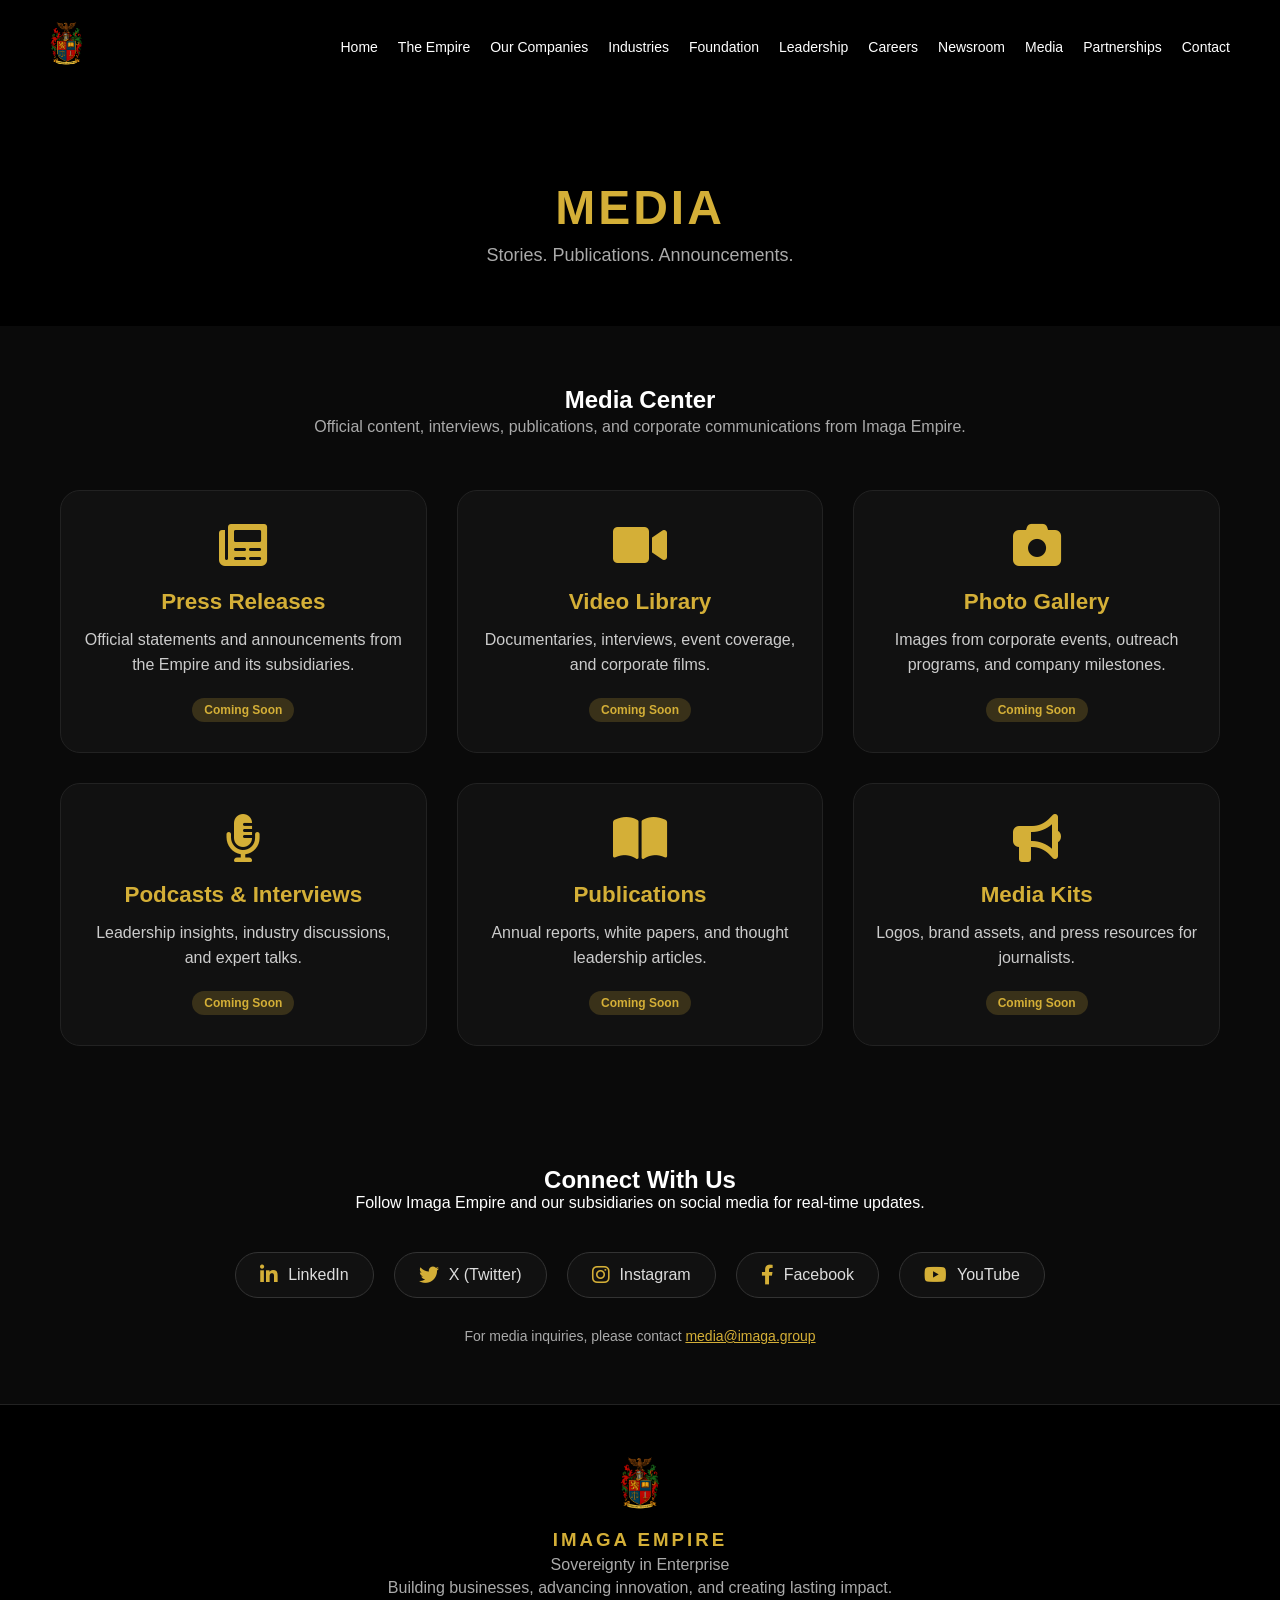
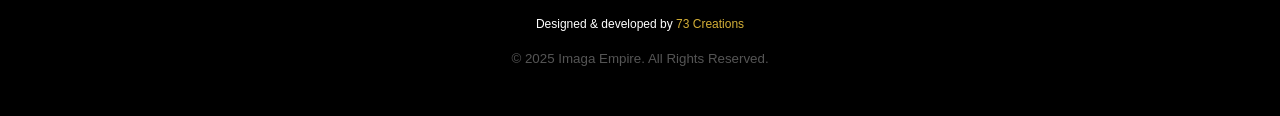
<file: media.html>
<!DOCTYPE html>
<html lang="en">
<head>
    <meta charset="UTF-8">
    <meta name="viewport" content="width=device-width, initial-scale=1.0">
    <title>Media | IMAGA EMPIRE</title>
    <link rel="stylesheet" href="style.css">
    <link rel="icon" href="images/logo.png">
    <!-- Font Awesome -->
    <link rel="stylesheet" href="https://cdnjs.cloudflare.com/ajax/libs/font-awesome/6.0.0-beta3/css/all.min.css">
</head>
<body>

<!-- NAVBAR (fixed, with hamburger) -->
<nav class="navbar" style="position: fixed; background: #000; z-index: 1000;">
    <div class="nav-logo">
        <img src="images/logo.png" alt="Imaga Empire Logo" style="height: 50px;">
    </div>
    <div class="hamburger" id="hamburger">
        <span></span><span></span><span></span>
    </div>
    <ul class="nav-links" id="nav-links">
        <li><a href="index.html">Home</a></li>
        <li><a href="empire.html">The Empire</a></li>
        <li><a href="companies.html">Our Companies</a></li>
        <li><a href="industries.html">Industries</a></li>
        <li><a href="foundation.html">Foundation</a></li>
        <li><a href="leadership.html">Leadership</a></li>
        <li><a href="careers.html">Careers</a></li>
        <li><a href="newsroom.html">Newsroom</a></li>
        <li><a href="media.html">Media</a></li>
        <li><a href="partnerships.html">Partnerships</a></li>
        <li><a href="contact.html">Contact</a></li>
    </ul>
</nav>

<!-- HERO -->
<div class="page-hero" style="margin-top: 80px;">
    <h1>MEDIA</h1>
    <p>Stories. Publications. Announcements.</p>
</div>

<!-- MEDIA CENTER -->
<section class="page-section">
    <h2>Media Center</h2>
    <p class="section-subtitle">Official content, interviews, publications, and corporate communications from Imaga Empire.</p>

    <div class="media-grid">
        <div class="media-card">
            <i class="fas fa-newspaper"></i>
            <h3>Press Releases</h3>
            <p>Official statements and announcements from the Empire and its subsidiaries.</p>
            <span class="media-badge">Coming Soon</span>
        </div>
        <div class="media-card">
            <i class="fas fa-video"></i>
            <h3>Video Library</h3>
            <p>Documentaries, interviews, event coverage, and corporate films.</p>
            <span class="media-badge">Coming Soon</span>
        </div>
        <div class="media-card">
            <i class="fas fa-camera"></i>
            <h3>Photo Gallery</h3>
            <p>Images from corporate events, outreach programs, and company milestones.</p>
            <span class="media-badge">Coming Soon</span>
        </div>
        <div class="media-card">
            <i class="fas fa-microphone-alt"></i>
            <h3>Podcasts & Interviews</h3>
            <p>Leadership insights, industry discussions, and expert talks.</p>
            <span class="media-badge">Coming Soon</span>
        </div>
        <div class="media-card">
            <i class="fas fa-book-open"></i>
            <h3>Publications</h3>
            <p>Annual reports, white papers, and thought leadership articles.</p>
            <span class="media-badge">Coming Soon</span>
        </div>
        <div class="media-card">
            <i class="fas fa-bullhorn"></i>
            <h3>Media Kits</h3>
            <p>Logos, brand assets, and press resources for journalists.</p>
            <span class="media-badge">Coming Soon</span>
        </div>
    </div>
</section>

<!-- SOCIAL MEDIA CONNECT -->
<section class="page-section dark">
    <h2>Connect With Us</h2>
    <p>Follow Imaga Empire and our subsidiaries on social media for real‑time updates.</p>
    <div class="social-links">
        <a href="#" class="social-icon-large" target="_blank"><i class="fab fa-linkedin-in"></i> LinkedIn</a>
        <a href="#" class="social-icon-large" target="_blank"><i class="fab fa-twitter"></i> X (Twitter)</a>
        <a href="#" class="social-icon-large" target="_blank"><i class="fab fa-instagram"></i> Instagram</a>
        <a href="#" class="social-icon-large" target="_blank"><i class="fab fa-facebook-f"></i> Facebook</a>
        <a href="#" class="social-icon-large" target="_blank"><i class="fab fa-youtube"></i> YouTube</a>
    </div>
    <p style="margin-top: 30px; font-size: 14px; color: #aaa;">For media inquiries, please contact <a href="mailto:media@imaga.group" style="color:#d4af37;">media@imaga.group</a></p>
</section>

<!-- FOOTER -->
<footer>
    <img src="images/logo.png" alt="Imaga Empire">
    <h3>IMAGA EMPIRE</h3>
    <p>Sovereignty in Enterprise</p>
    <p>Building businesses, advancing innovation, and creating lasting impact.</p>
    <div class="footer-credit">Designed & developed by <a href="#">73 Creations</a></div>
    <small>© 2025 Imaga Empire. All Rights Reserved.</small>
</footer>

<!-- STYLES (specific to this page) -->
<style>
    .page-hero {
        background: #000;
        text-align: center;
        padding: 100px 20px 60px;
    }
    .page-hero h1 {
        color: #d4af37;
        font-size: 48px;
        letter-spacing: 3px;
        margin-bottom: 10px;
    }
    .page-hero p {
        color: #aaa;
        font-size: 18px;
    }
    .page-section {
        padding: 60px 20px;
        max-width: 1200px;
        margin: 0 auto;
        text-align: center;
    }
    .page-section.dark {
        background: #0a0a0a;
        width: 100%;
        max-width: 100%;
    }
    .section-subtitle {
        color: #aaa;
        max-width: 700px;
        margin: 0 auto 50px auto;
        line-height: 1.6;
    }
    .media-grid {
        display: grid;
        grid-template-columns: repeat(auto-fit, minmax(300px, 1fr));
        gap: 30px;
        margin-top: 20px;
    }
    .media-card {
        background: #111;
        border: 1px solid #222;
        border-radius: 20px;
        padding: 30px 20px;
        transition: 0.3s;
        text-align: center;
    }
    .media-card:hover {
        border-color: #d4af37;
        transform: translateY(-5px);
    }
    .media-card i {
        font-size: 48px;
        color: #d4af37;
        margin-bottom: 20px;
    }
    .media-card h3 {
        color: #d4af37;
        margin-bottom: 12px;
        font-size: 1.4rem;
    }
    .media-card p {
        color: #ccc;
        line-height: 1.6;
        margin-bottom: 20px;
    }
    .media-badge {
        display: inline-block;
        background: rgba(212, 175, 55, 0.2);
        color: #d4af37;
        padding: 5px 12px;
        border-radius: 30px;
        font-size: 12px;
        font-weight: bold;
    }
    .social-links {
        display: flex;
        flex-wrap: wrap;
        justify-content: center;
        gap: 20px;
        margin: 40px 0 20px;
    }
    .social-icon-large {
        display: inline-flex;
        align-items: center;
        gap: 10px;
        background: #111;
        border: 1px solid #333;
        padding: 12px 24px;
        border-radius: 50px;
        color: #ddd;
        text-decoration: none;
        transition: 0.3s;
    }
    .social-icon-large i {
        font-size: 20px;
        color: #d4af37;
    }
    .social-icon-large:hover {
        background: #d4af37;
        border-color: #d4af37;
        color: #000;
    }
    .social-icon-large:hover i {
        color: #000;
    }
    footer {
        text-align: center;
        padding: 50px;
        background: #000;
        border-top: 1px solid #222;
    }
    footer img {
        height: 60px;
        margin-bottom: 10px;
    }
    footer h3 {
        color: #d4af37;
        letter-spacing: 3px;
    }
    footer p {
        color: #aaa;
        margin-top: 5px;
    }
    .footer-credit {
        margin-top: 20px;
        font-size: 12px;
    }
    .footer-credit a {
        color: #d4af37;
        text-decoration: none;
    }
    footer small {
        display: block;
        margin-top: 20px;
        color: #555;
    }
    @media (max-width: 768px) {
        .page-hero h1 { font-size: 36px; }
        .media-card { padding: 20px; }
        .social-icon-large { padding: 8px 18px; font-size: 14px; }
    }
</style>

<!-- HAMBURGER MENU SCRIPT -->
<script>
    document.addEventListener('DOMContentLoaded', function() {
        const hamburger = document.getElementById('hamburger');
        const navLinks = document.getElementById('nav-links');
        if (hamburger && navLinks) {
            hamburger.addEventListener('click', function() {
                hamburger.classList.toggle('active');
                navLinks.classList.toggle('active');
            });
            document.querySelectorAll('.nav-links a').forEach(link => {
                link.addEventListener('click', function() {
                    hamburger.classList.remove('active');
                    navLinks.classList.remove('active');
                });
            });
        }
    });
</script>
</body>
</html>
</file>
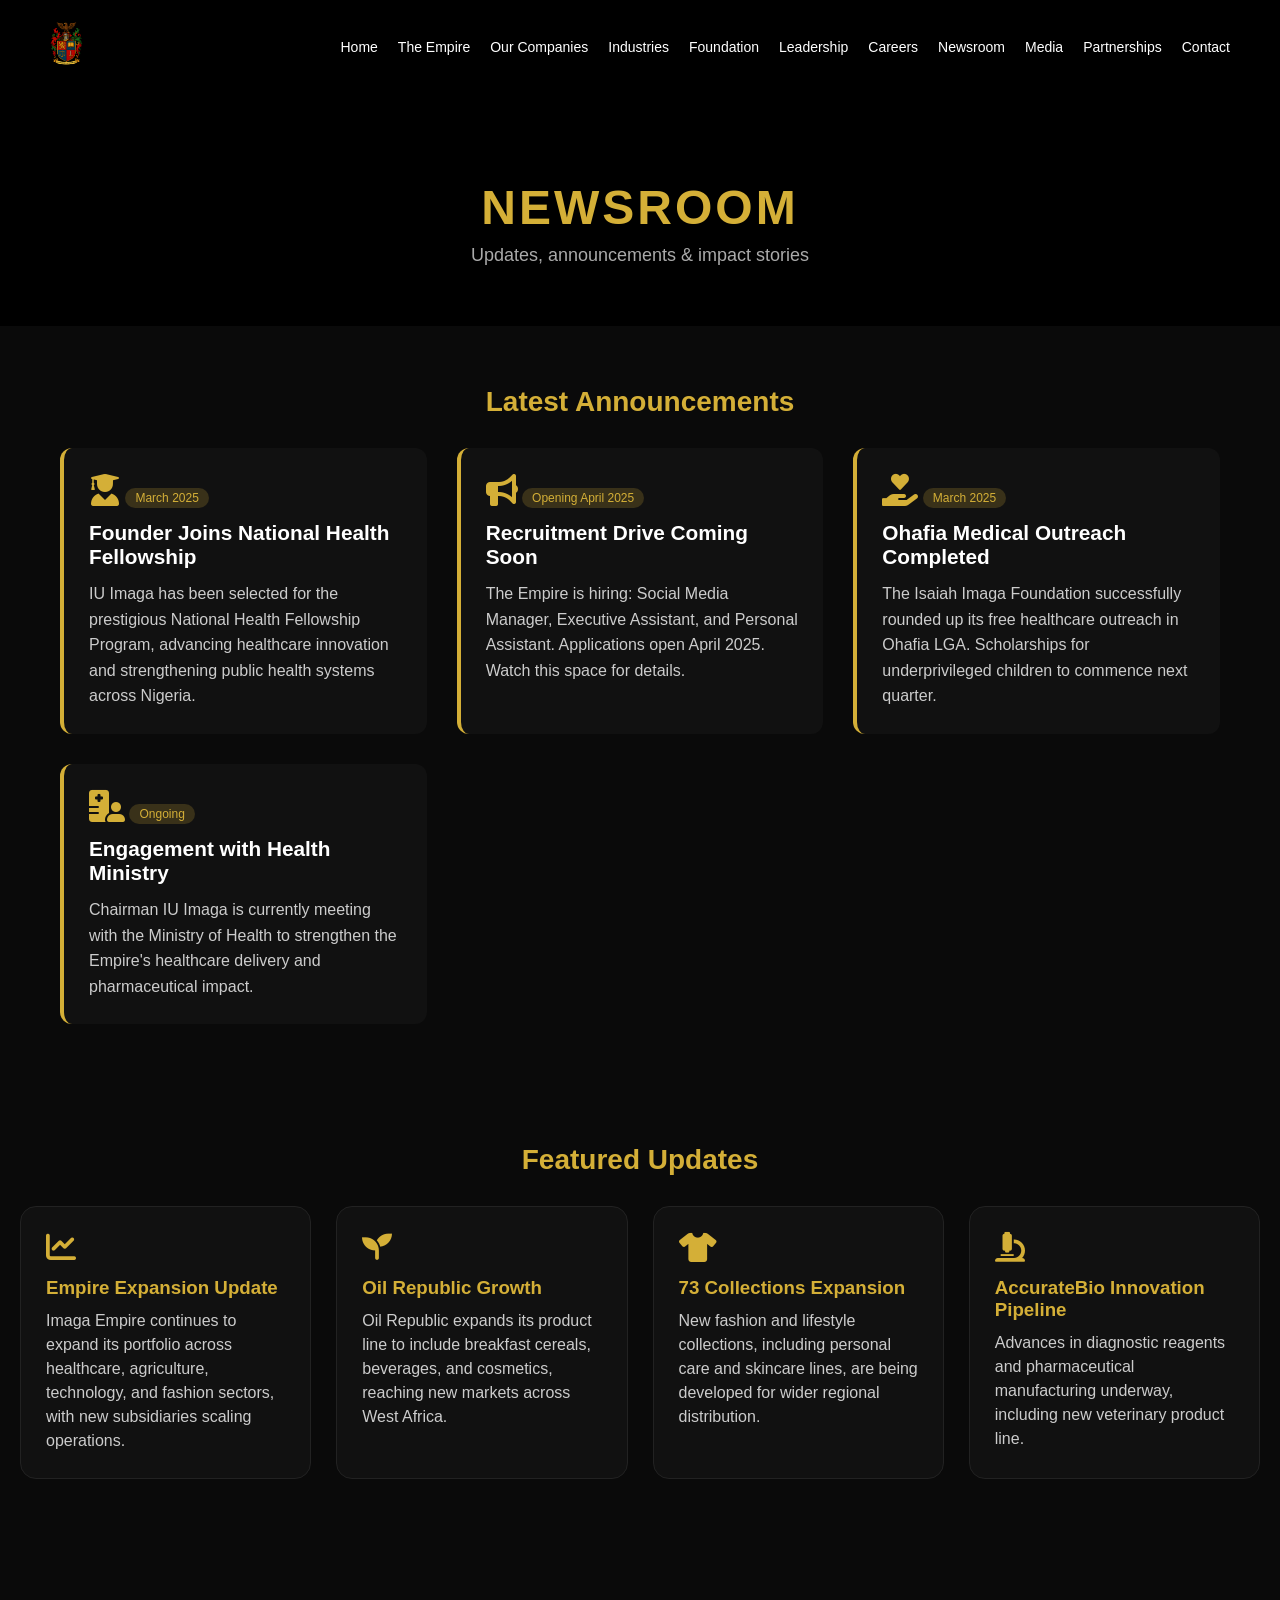
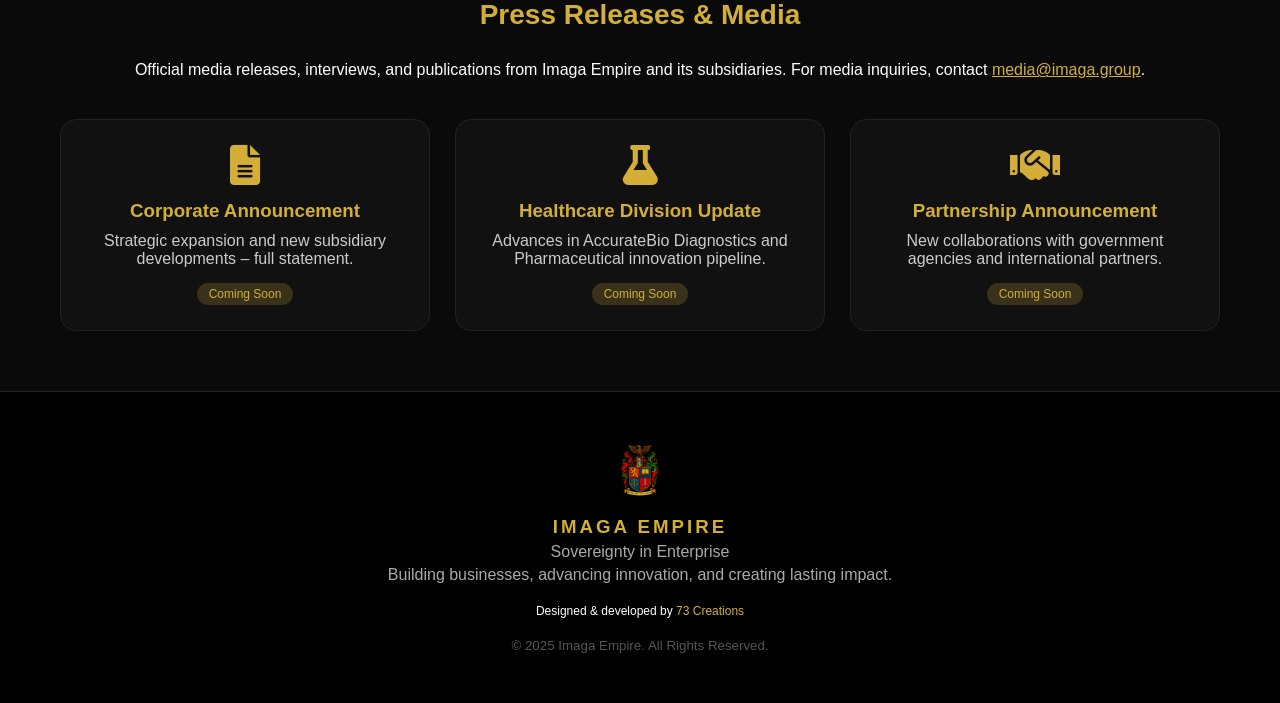
<file: newsroom.html>
<!DOCTYPE html>
<html lang="en">
<head>
    <meta charset="UTF-8">
    <meta name="viewport" content="width=device-width, initial-scale=1.0">
    <title>Newsroom | IMAGA EMPIRE</title>
    <link rel="stylesheet" href="style.css">
    <link rel="icon" href="images/logo.png">
    <!-- Font Awesome -->
    <link rel="stylesheet" href="https://cdnjs.cloudflare.com/ajax/libs/font-awesome/6.0.0-beta3/css/all.min.css">
</head>
<body>

<!-- NAVBAR (fixed, with hamburger) -->
<nav class="navbar" style="position: fixed; background: #000; z-index: 1000;">
    <div class="nav-logo">
        <img src="images/logo.png" alt="Imaga Empire Logo" style="height: 50px;">
    </div>
    <div class="hamburger" id="hamburger">
        <span></span><span></span><span></span>
    </div>
    <ul class="nav-links" id="nav-links">
        <li><a href="index.html">Home</a></li>
        <li><a href="empire.html">The Empire</a></li>
        <li><a href="companies.html">Our Companies</a></li>
        <li><a href="industries.html">Industries</a></li>
        <li><a href="foundation.html">Foundation</a></li>
        <li><a href="leadership.html">Leadership</a></li>
        <li><a href="careers.html">Careers</a></li>
        <li><a href="newsroom.html">Newsroom</a></li>
        <li><a href="media.html">Media</a></li>
        <li><a href="partnerships.html">Partnerships</a></li>
        <li><a href="contact.html">Contact</a></li>
    </ul>
</nav>

<!-- HERO -->
<div class="page-hero" style="margin-top: 80px;">
    <h1>NEWSROOM</h1>
    <p>Updates, announcements & impact stories</p>
</div>

<!-- LATEST ANNOUNCEMENTS (specific from your brief) -->
<section class="page-section">
    <h2>Latest Announcements</h2>
    <div class="announcement-grid">
        <div class="announcement-card">
            <i class="fas fa-user-graduate"></i>
            <span class="date">March 2025</span>
            <h3>Founder Joins National Health Fellowship</h3>
            <p>IU Imaga has been selected for the prestigious National Health Fellowship Program, advancing healthcare innovation and strengthening public health systems across Nigeria.</p>
        </div>
        <div class="announcement-card">
            <i class="fas fa-bullhorn"></i>
            <span class="date">Opening April 2025</span>
            <h3>Recruitment Drive Coming Soon</h3>
            <p>The Empire is hiring: Social Media Manager, Executive Assistant, and Personal Assistant. Applications open April 2025. Watch this space for details.</p>
        </div>
        <div class="announcement-card">
            <i class="fas fa-hand-holding-heart"></i>
            <span class="date">March 2025</span>
            <h3>Ohafia Medical Outreach Completed</h3>
            <p>The Isaiah Imaga Foundation successfully rounded up its free healthcare outreach in Ohafia LGA. Scholarships for underprivileged children to commence next quarter.</p>
        </div>
        <div class="announcement-card">
            <i class="fas fa-hospital-user"></i>
            <span class="date">Ongoing</span>
            <h3>Engagement with Health Ministry</h3>
            <p>Chairman IU Imaga is currently meeting with the Ministry of Health to strengthen the Empire's healthcare delivery and pharmaceutical impact.</p>
        </div>
    </div>
</section>

<!-- FEATURED NEWS (corporate updates) -->
<section class="page-section dark">
    <h2>Featured Updates</h2>
    <div class="news-grid">
        <div class="news-card">
            <i class="fas fa-chart-line"></i>
            <h3>Empire Expansion Update</h3>
            <p>Imaga Empire continues to expand its portfolio across healthcare, agriculture, technology, and fashion sectors, with new subsidiaries scaling operations.</p>
        </div>
        <div class="news-card">
            <i class="fas fa-seedling"></i>
            <h3>Oil Republic Growth</h3>
            <p>Oil Republic expands its product line to include breakfast cereals, beverages, and cosmetics, reaching new markets across West Africa.</p>
        </div>
        <div class="news-card">
            <i class="fas fa-tshirt"></i>
            <h3>73 Collections Expansion</h3>
            <p>New fashion and lifestyle collections, including personal care and skincare lines, are being developed for wider regional distribution.</p>
        </div>
        <div class="news-card">
            <i class="fas fa-microscope"></i>
            <h3>AccurateBio Innovation Pipeline</h3>
            <p>Advances in diagnostic reagents and pharmaceutical manufacturing underway, including new veterinary product line.</p>
        </div>
    </div>
</section>

<!-- PRESS RELEASES & MEDIA -->
<section class="page-section">
    <h2>Press Releases & Media</h2>
    <p>Official media releases, interviews, and publications from Imaga Empire and its subsidiaries. For media inquiries, contact <a href="mailto:media@imaga.group" style="color:#d4af37;">media@imaga.group</a>.</p>
    <div class="press-grid">
        <div class="press-card">
            <i class="fas fa-file-alt"></i>
            <h3>Corporate Announcement</h3>
            <p>Strategic expansion and new subsidiary developments – full statement.</p>
            <span class="press-badge">Coming Soon</span>
        </div>
        <div class="press-card">
            <i class="fas fa-flask"></i>
            <h3>Healthcare Division Update</h3>
            <p>Advances in AccurateBio Diagnostics and Pharmaceutical innovation pipeline.</p>
            <span class="press-badge">Coming Soon</span>
        </div>
        <div class="press-card">
            <i class="fas fa-handshake"></i>
            <h3>Partnership Announcement</h3>
            <p>New collaborations with government agencies and international partners.</p>
            <span class="press-badge">Coming Soon</span>
        </div>
    </div>
</section>

<!-- FOOTER -->
<footer>
    <img src="images/logo.png" alt="Imaga Empire">
    <h3>IMAGA EMPIRE</h3>
    <p>Sovereignty in Enterprise</p>
    <p>Building businesses, advancing innovation, and creating lasting impact.</p>
    <div class="footer-credit">Designed & developed by <a href="#">73 Creations</a></div>
    <small>© 2025 Imaga Empire. All Rights Reserved.</small>
</footer>

<!-- STYLES (specific to this page) -->
<style>
    .page-hero {
        background: #000;
        text-align: center;
        padding: 100px 20px 60px;
    }
    .page-hero h1 {
        color: #d4af37;
        font-size: 48px;
        letter-spacing: 3px;
        margin-bottom: 10px;
    }
    .page-hero p {
        color: #aaa;
        font-size: 18px;
    }
    .page-section {
        padding: 60px 20px;
        max-width: 1200px;
        margin: 0 auto;
        text-align: center;
    }
    .page-section.dark {
        background: #0a0a0a;
        width: 100%;
        max-width: 100%;
    }
    .page-section h2 {
        color: #d4af37;
        margin-bottom: 30px;
        font-size: 28px;
    }
    .announcement-grid {
        display: grid;
        grid-template-columns: repeat(auto-fit, minmax(280px, 1fr));
        gap: 30px;
        margin-top: 20px;
    }
    .announcement-card {
        background: #111;
        border-left: 4px solid #d4af37;
        border-radius: 12px;
        padding: 25px;
        text-align: left;
        transition: 0.3s;
    }
    .announcement-card:hover {
        transform: translateY(-5px);
        background: #151515;
    }
    .announcement-card i {
        font-size: 32px;
        color: #d4af37;
        margin-bottom: 15px;
    }
    .announcement-card .date {
        display: inline-block;
        font-size: 12px;
        color: #d4af37;
        margin-bottom: 10px;
        background: rgba(212,175,55,0.2);
        padding: 3px 10px;
        border-radius: 20px;
    }
    .announcement-card h3 {
        color: #fff;
        margin-bottom: 12px;
        font-size: 1.3rem;
    }
    .announcement-card p {
        color: #ccc;
        line-height: 1.6;
    }
    .news-grid {
        display: grid;
        grid-template-columns: repeat(auto-fit, minmax(250px, 1fr));
        gap: 25px;
        margin-top: 20px;
    }
    .news-card {
        background: #111;
        border: 1px solid #222;
        border-radius: 16px;
        padding: 25px;
        text-align: left;
        transition: 0.3s;
    }
    .news-card:hover {
        border-color: #d4af37;
        transform: translateY(-3px);
    }
    .news-card i {
        font-size: 30px;
        color: #d4af37;
        margin-bottom: 15px;
    }
    .news-card h3 {
        color: #d4af37;
        margin-bottom: 10px;
    }
    .news-card p {
        color: #ccc;
        line-height: 1.5;
    }
    .press-grid {
        display: grid;
        grid-template-columns: repeat(auto-fit, minmax(250px, 1fr));
        gap: 25px;
        margin-top: 40px;
    }
    .press-card {
        background: #111;
        border: 1px solid #222;
        border-radius: 16px;
        padding: 25px;
        text-align: center;
        transition: 0.3s;
    }
    .press-card i {
        font-size: 40px;
        color: #d4af37;
        margin-bottom: 15px;
    }
    .press-card h3 {
        color: #d4af37;
        margin-bottom: 10px;
    }
    .press-card p {
        color: #ccc;
        margin-bottom: 15px;
    }
    .press-badge {
        display: inline-block;
        background: rgba(212,175,55,0.2);
        color: #d4af37;
        padding: 4px 12px;
        border-radius: 30px;
        font-size: 12px;
    }
    footer {
        text-align: center;
        padding: 50px;
        background: #000;
        border-top: 1px solid #222;
    }
    footer img {
        height: 60px;
        margin-bottom: 10px;
    }
    footer h3 {
        color: #d4af37;
        letter-spacing: 3px;
    }
    footer p {
        color: #aaa;
        margin-top: 5px;
    }
    .footer-credit {
        margin-top: 20px;
        font-size: 12px;
    }
    .footer-credit a {
        color: #d4af37;
        text-decoration: none;
    }
    footer small {
        display: block;
        margin-top: 20px;
        color: #555;
    }
    @media (max-width: 768px) {
        .page-hero h1 { font-size: 36px; }
        .announcement-card h3 { font-size: 1.1rem; }
        .news-card { padding: 18px; }
    }
</style>

<!-- HAMBURGER MENU SCRIPT -->
<script>
    document.addEventListener('DOMContentLoaded', function() {
        const hamburger = document.getElementById('hamburger');
        const navLinks = document.getElementById('nav-links');
        if (hamburger && navLinks) {
            hamburger.addEventListener('click', function() {
                hamburger.classList.toggle('active');
                navLinks.classList.toggle('active');
            });
            document.querySelectorAll('.nav-links a').forEach(link => {
                link.addEventListener('click', function() {
                    hamburger.classList.remove('active');
                    navLinks.classList.remove('active');
                });
            });
        }
    });
</script>
</body>
</html>
</file>
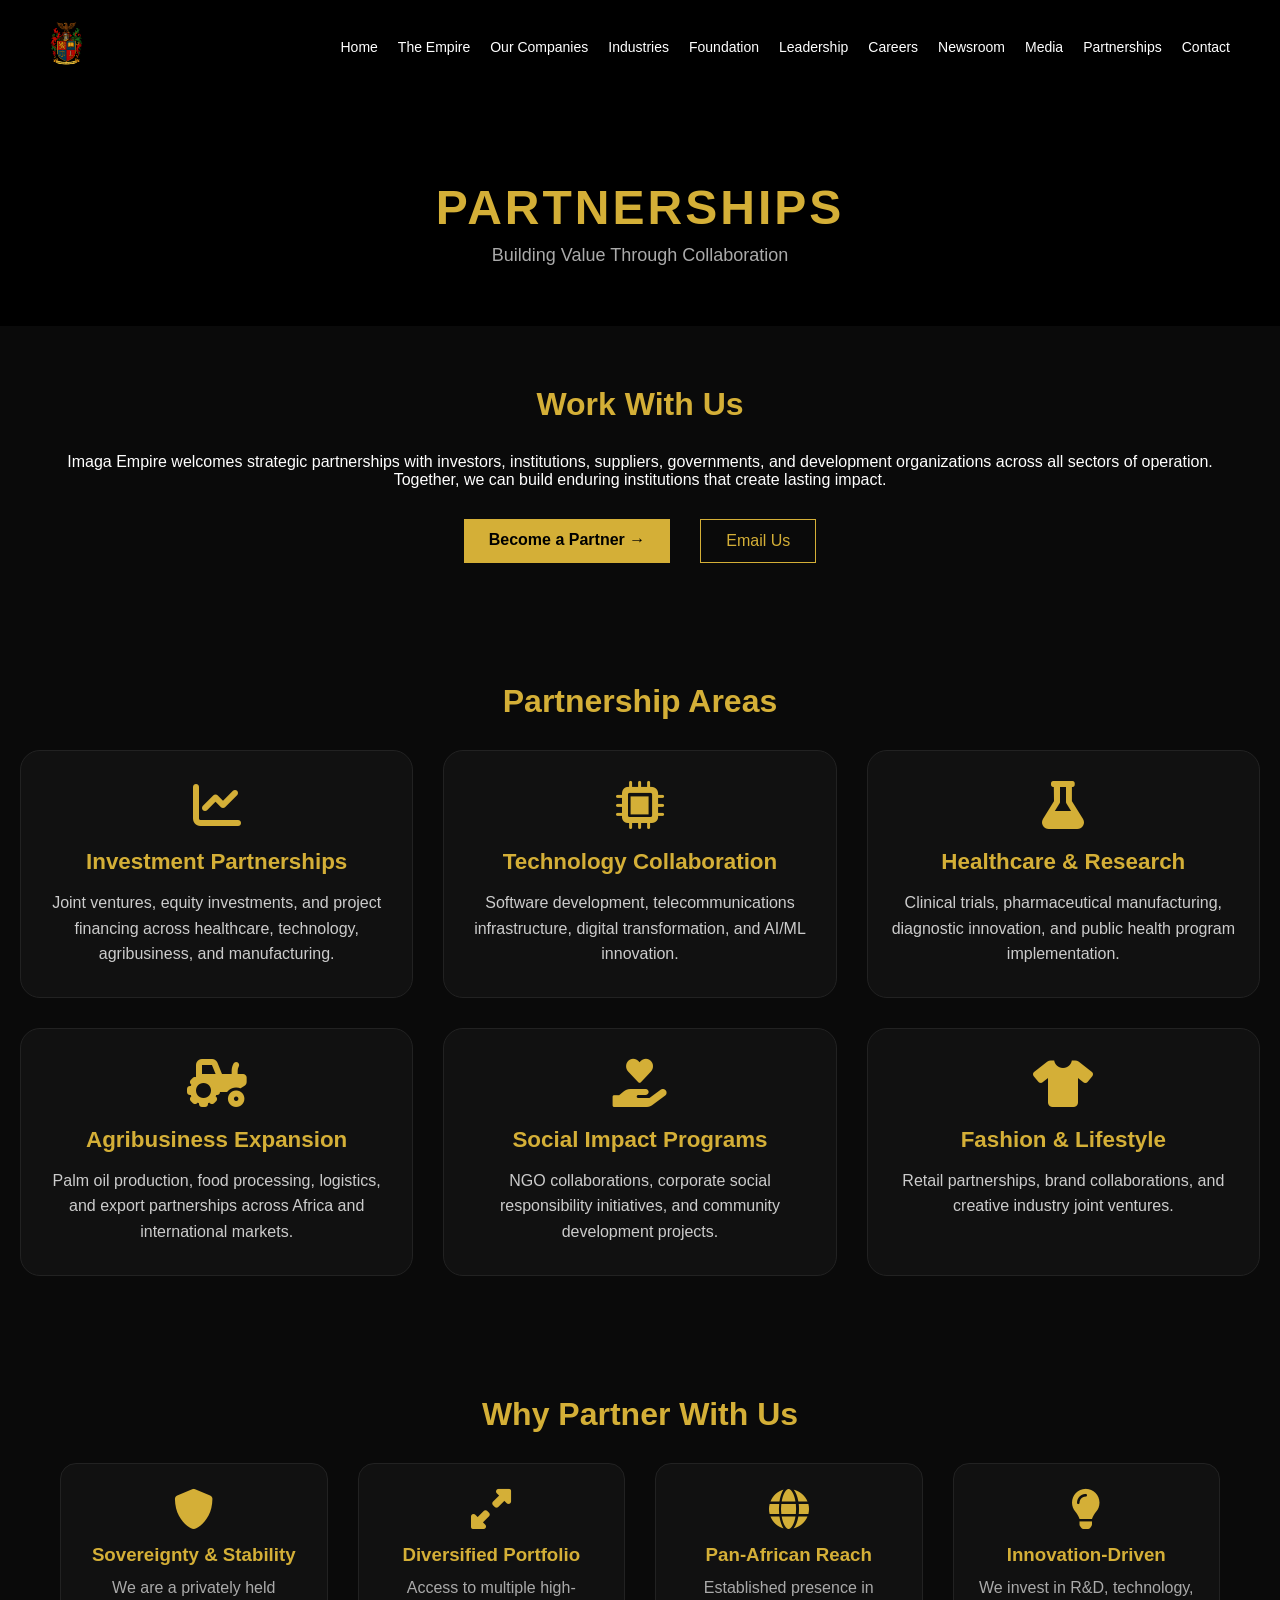
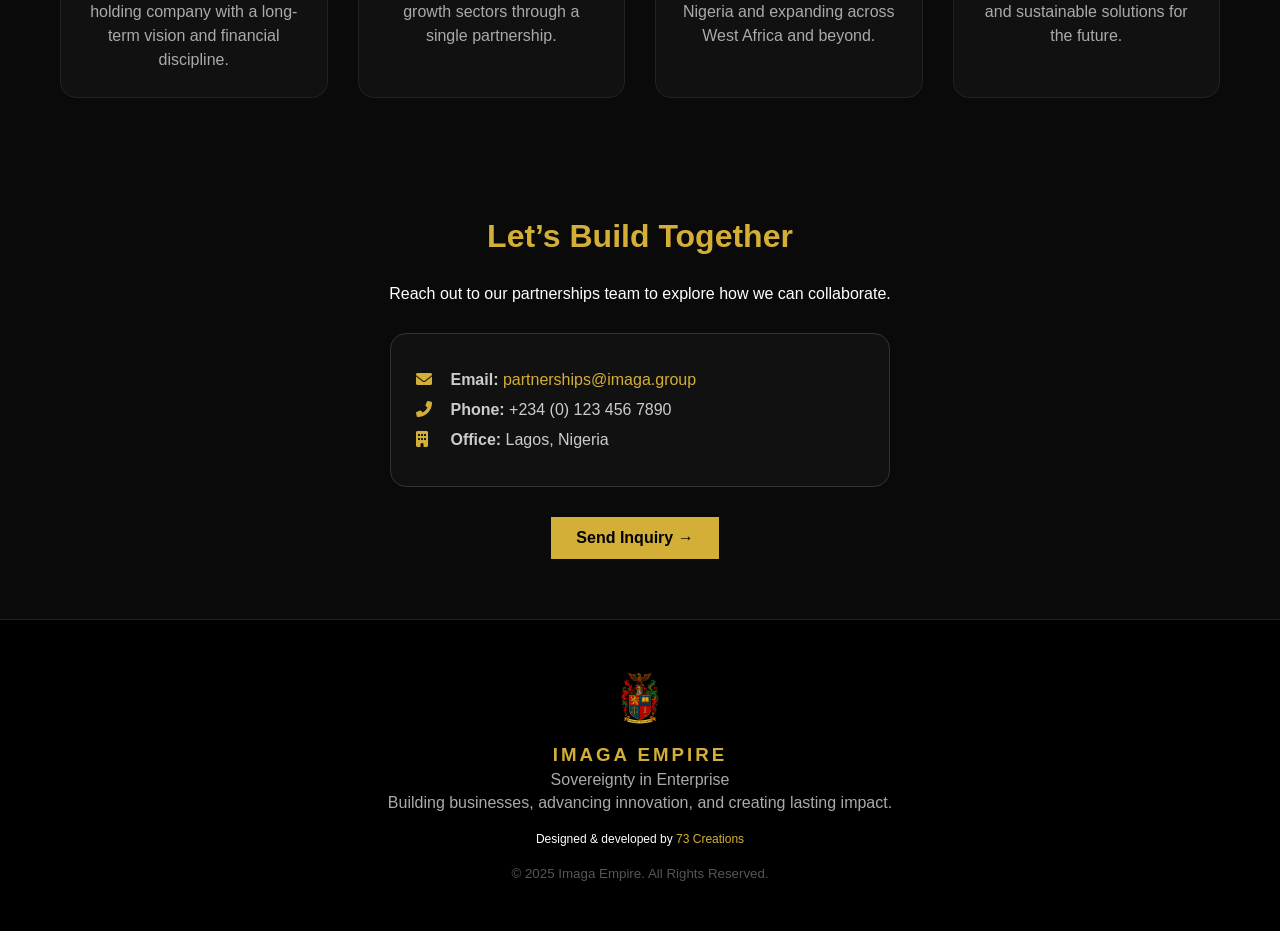
<file: partnerships.html>
<!DOCTYPE html>
<html lang="en">
<head>
    <meta charset="UTF-8">
    <meta name="viewport" content="width=device-width, initial-scale=1.0">
    <title>Partnerships | IMAGA EMPIRE</title>
    <link rel="stylesheet" href="style.css">
    <link rel="icon" href="images/logo.png">
    <!-- Font Awesome -->
    <link rel="stylesheet" href="https://cdnjs.cloudflare.com/ajax/libs/font-awesome/6.0.0-beta3/css/all.min.css">
</head>
<body>

<!-- NAVBAR (fixed, with hamburger) -->
<nav class="navbar" style="position: fixed; background: #000; z-index: 1000;">
    <div class="nav-logo">
        <img src="images/logo.png" alt="Imaga Empire Logo" style="height: 50px;">
    </div>
    <div class="hamburger" id="hamburger">
        <span></span><span></span><span></span>
    </div>
    <ul class="nav-links" id="nav-links">
        <li><a href="index.html">Home</a></li>
        <li><a href="empire.html">The Empire</a></li>
        <li><a href="companies.html">Our Companies</a></li>
        <li><a href="industries.html">Industries</a></li>
        <li><a href="foundation.html">Foundation</a></li>
        <li><a href="leadership.html">Leadership</a></li>
        <li><a href="careers.html">Careers</a></li>
        <li><a href="newsroom.html">Newsroom</a></li>
        <li><a href="media.html">Media</a></li>
        <li><a href="partnerships.html">Partnerships</a></li>
        <li><a href="contact.html">Contact</a></li>
    </ul>
</nav>

<!-- HERO -->
<div class="page-hero" style="margin-top: 80px;">
    <h1>PARTNERSHIPS</h1>
    <p>Building Value Through Collaboration</p>
</div>

<!-- INTRODUCTION -->
<section class="page-section">
    <h2>Work With Us</h2>
    <p>Imaga Empire welcomes strategic partnerships with investors, institutions, suppliers, governments, and development organizations across all sectors of operation. Together, we can build enduring institutions that create lasting impact.</p>
    <div class="cta-buttons">
        <a href="contact.html" class="btn-gold">Become a Partner →</a>
        <a href="mailto:partnerships@imaga.group" class="btn-outline">Email Us</a>
    </div>
</section>

<!-- PARTNERSHIP AREAS (detailed cards) -->
<section class="page-section dark">
    <h2>Partnership Areas</h2>
    <div class="partnership-grid">
        <div class="partnership-card">
            <i class="fas fa-chart-line"></i>
            <h3>Investment Partnerships</h3>
            <p>Joint ventures, equity investments, and project financing across healthcare, technology, agribusiness, and manufacturing.</p>
        </div>
        <div class="partnership-card">
            <i class="fas fa-microchip"></i>
            <h3>Technology Collaboration</h3>
            <p>Software development, telecommunications infrastructure, digital transformation, and AI/ML innovation.</p>
        </div>
        <div class="partnership-card">
            <i class="fas fa-flask"></i>
            <h3>Healthcare & Research</h3>
            <p>Clinical trials, pharmaceutical manufacturing, diagnostic innovation, and public health program implementation.</p>
        </div>
        <div class="partnership-card">
            <i class="fas fa-tractor"></i>
            <h3>Agribusiness Expansion</h3>
            <p>Palm oil production, food processing, logistics, and export partnerships across Africa and international markets.</p>
        </div>
        <div class="partnership-card">
            <i class="fas fa-hand-holding-heart"></i>
            <h3>Social Impact Programs</h3>
            <p>NGO collaborations, corporate social responsibility initiatives, and community development projects.</p>
        </div>
        <div class="partnership-card">
            <i class="fas fa-tshirt"></i>
            <h3>Fashion & Lifestyle</h3>
            <p>Retail partnerships, brand collaborations, and creative industry joint ventures.</p>
        </div>
    </div>
</section>

<!-- WHY PARTNER WITH US -->
<section class="page-section">
    <h2>Why Partner With Us</h2>
    <div class="benefits-grid">
        <div class="benefit-item">
            <i class="fas fa-shield-alt"></i>
            <h3>Sovereignty & Stability</h3>
            <p>We are a privately held holding company with a long-term vision and financial discipline.</p>
        </div>
        <div class="benefit-item">
            <i class="fas fa-expand-alt"></i>
            <h3>Diversified Portfolio</h3>
            <p>Access to multiple high-growth sectors through a single partnership.</p>
        </div>
        <div class="benefit-item">
            <i class="fas fa-globe"></i>
            <h3>Pan-African Reach</h3>
            <p>Established presence in Nigeria and expanding across West Africa and beyond.</p>
        </div>
        <div class="benefit-item">
            <i class="fas fa-lightbulb"></i>
            <h3>Innovation-Driven</h3>
            <p>We invest in R&D, technology, and sustainable solutions for the future.</p>
        </div>
    </div>
</section>

<!-- CONTACT PARTNERSHIPS TEAM -->
<section class="page-section dark">
    <h2>Let’s Build Together</h2>
    <p>Reach out to our partnerships team to explore how we can collaborate.</p>
    <div class="contact-info">
        <p><i class="fas fa-envelope"></i> <strong>Email:</strong> <a href="mailto:partnerships@imaga.group">partnerships@imaga.group</a></p>
        <p><i class="fas fa-phone-alt"></i> <strong>Phone:</strong> +234 (0) 123 456 7890</p>
        <p><i class="fas fa-building"></i> <strong>Office:</strong> Lagos, Nigeria</p>
    </div>
    <a href="contact.html" class="btn-gold" style="margin-top: 30px;">Send Inquiry →</a>
</section>

<!-- FOOTER -->
<footer>
    <img src="images/logo.png" alt="Imaga Empire">
    <h3>IMAGA EMPIRE</h3>
    <p>Sovereignty in Enterprise</p>
    <p>Building businesses, advancing innovation, and creating lasting impact.</p>
    <div class="footer-credit">Designed & developed by <a href="#">73 Creations</a></div>
    <small>© 2025 Imaga Empire. All Rights Reserved.</small>
</footer>

<!-- STYLES (specific to this page) -->
<style>
    .page-hero {
        background: #000;
        text-align: center;
        padding: 100px 20px 60px;
    }
    .page-hero h1 {
        color: #d4af37;
        font-size: 48px;
        letter-spacing: 3px;
        margin-bottom: 10px;
    }
    .page-hero p {
        color: #aaa;
        font-size: 18px;
    }
    .page-section {
        padding: 60px 20px;
        max-width: 1200px;
        margin: 0 auto;
        text-align: center;
    }
    .page-section.dark {
        background: #0a0a0a;
        width: 100%;
        max-width: 100%;
    }
    .page-section h2 {
        color: #d4af37;
        margin-bottom: 30px;
        font-size: 32px;
    }
    .cta-buttons {
        margin-top: 30px;
        display: flex;
        gap: 20px;
        justify-content: center;
        flex-wrap: wrap;
    }
    .partnership-grid {
        display: grid;
        grid-template-columns: repeat(auto-fit, minmax(300px, 1fr));
        gap: 30px;
        margin-top: 20px;
    }
    .partnership-card {
        background: #111;
        border: 1px solid #222;
        border-radius: 20px;
        padding: 30px 20px;
        text-align: center;
        transition: 0.3s;
    }
    .partnership-card:hover {
        border-color: #d4af37;
        transform: translateY(-5px);
    }
    .partnership-card i {
        font-size: 48px;
        color: #d4af37;
        margin-bottom: 20px;
    }
    .partnership-card h3 {
        color: #d4af37;
        margin-bottom: 15px;
        font-size: 1.4rem;
    }
    .partnership-card p {
        color: #ccc;
        line-height: 1.6;
    }
    .benefits-grid {
        display: grid;
        grid-template-columns: repeat(auto-fit, minmax(250px, 1fr));
        gap: 30px;
        margin-top: 30px;
    }
    .benefit-item {
        background: #111;
        border: 1px solid #222;
        border-radius: 16px;
        padding: 25px;
        text-align: center;
    }
    .benefit-item i {
        font-size: 40px;
        color: #d4af37;
        margin-bottom: 15px;
    }
    .benefit-item h3 {
        color: #d4af37;
        margin-bottom: 10px;
    }
    .benefit-item p {
        color: #aaa;
        line-height: 1.5;
    }
    .contact-info {
        background: #111;
        border: 1px solid #333;
        border-radius: 16px;
        padding: 25px;
        max-width: 500px;
        margin: 30px auto 0;
        text-align: left;
    }
    .contact-info p {
        margin: 12px 0;
        color: #ccc;
    }
    .contact-info i {
        color: #d4af37;
        width: 30px;
    }
    .contact-info a {
        color: #d4af37;
        text-decoration: none;
    }
    footer {
        text-align: center;
        padding: 50px;
        background: #000;
        border-top: 1px solid #222;
    }
    footer img {
        height: 60px;
        margin-bottom: 10px;
    }
    footer h3 {
        color: #d4af37;
        letter-spacing: 3px;
    }
    footer p {
        color: #aaa;
        margin-top: 5px;
    }
    .footer-credit {
        margin-top: 20px;
        font-size: 12px;
    }
    .footer-credit a {
        color: #d4af37;
        text-decoration: none;
    }
    footer small {
        display: block;
        margin-top: 20px;
        color: #555;
    }
    @media (max-width: 768px) {
        .page-hero h1 { font-size: 36px; }
        .partnership-card { padding: 20px; }
        .benefits-grid { gap: 20px; }
        .cta-buttons a { width: 100%; margin-bottom: 10px; }
    }
</style>

<!-- HAMBURGER MENU SCRIPT -->
<script>
    document.addEventListener('DOMContentLoaded', function() {
        const hamburger = document.getElementById('hamburger');
        const navLinks = document.getElementById('nav-links');
        if (hamburger && navLinks) {
            hamburger.addEventListener('click', function() {
                hamburger.classList.toggle('active');
                navLinks.classList.toggle('active');
            });
            document.querySelectorAll('.nav-links a').forEach(link => {
                link.addEventListener('click', function() {
                    hamburger.classList.remove('active');
                    navLinks.classList.remove('active');
                });
            });
        }
    });
</script>
</body>
</html>
</file>
<file: style.css>
/* ========== YOUR EXISTING CSS (unchanged) ========== */
* {
    margin: 0;
    padding: 0;
    box-sizing: border-box;
    font-family: Arial, Helvetica, sans-serif;
}

body {
    background: #0a0a0a;
    color: #ffffff;
    overflow-x: hidden;
}

/* LOADER */
#loader {
    position: fixed;
    width: 100%;
    height: 100vh;
    background: #000;
    display: flex;
    align-items: center;
    justify-content: center;
    z-index: 9999;
}
#loader h1 {
    color: #d4af37;
    font-size: 60px;
    letter-spacing: 10px;
}

/* NAVBAR */
.navbar {
    position: absolute;
    top: 0;
    width: 100%;
    display: flex;
    justify-content: space-between;
    align-items: center;
    padding: 20px 50px;
    z-index: 10;
}
.nav-logo img {
    height: 60px;
}
.nav-links {
    display: flex;
    gap: 20px;
    list-style: none;
}
.nav-links a {
    color: white;
    text-decoration: none;
    font-size: 14px;
    transition: 0.3s;
}
.nav-links a:hover {
    color: #d4af37;
}

/* HERO */
.hero {
    height: 100vh;
    position: relative;
    transition: background-image 1s ease-in-out;
}
.hero-overlay {
    position: absolute;
    width: 100%;
    height: 100%;
    background: rgba(0,0,0,0.65);
}
.hero-content {
    position: relative;
    z-index: 2;
    text-align: center;
    top: 50%;
    transform: translateY(-50%);
}
.hero-logo {
    height: 80px;
    margin-bottom: 20px;
}
.hero h1 {
    font-size: 50px;
    letter-spacing: 5px;
}
.hero h2 {
    color: #d4af37;
    margin: 10px 0;
}
.hero p {
    max-width: 600px;
    margin: auto;
    margin-top: 10px;
    color: #ccc;
}
/* BUTTONS */
.hero-buttons {
    margin-top: 30px;
}
.btn-gold {
    background: #d4af37;
    padding: 12px 25px;
    color: black;
    text-decoration: none;
    margin-right: 10px;
    font-weight: bold;
    display: inline-block;
    border: none;
    cursor: pointer;
}
.btn-outline {
    border: 1px solid #d4af37;
    padding: 12px 25px;
    color: #d4af37;
    text-decoration: none;
    display: inline-block;
}
/* SECTIONS */
section {
    padding: 80px 50px;
}
.section-title {
    text-align: center;
    margin-bottom: 40px;
}
.section-title span {
    color: #d4af37;
    font-size: 14px;
    letter-spacing: 3px;
}
.section-title h2 {
    font-size: 32px;
    margin-top: 10px;
}
/* OVERVIEW */
.overview p {
    max-width: 800px;
    margin: auto;
    text-align: center;
    color: #ccc;
    line-height: 1.8;
}
/* COMPANIES */
.company-grid {
    display: grid;
    grid-template-columns: repeat(auto-fit, minmax(250px, 1fr));
    gap: 20px;
}
.company-card {
    background: #111;
    padding: 20px;
    border: 1px solid #222;
    transition: 0.3s;
}
.company-card:hover {
    border-color: #d4af37;
    transform: translateY(-5px);
}
.company-card img {
    height: 50px;
    margin-bottom: 10px;
}
.company-card h3 {
    color: #d4af37;
    margin-bottom: 5px;
}
.motto {
    font-style: italic;
    color: #aaa;
    margin-bottom: 10px;
}
.card-link {
    display: inline-block;
    margin-top: 15px;
    color: #d4af37;
    text-decoration: none;
    font-weight: bold;
}
/* INDUSTRIES (grid) */
.industry-grid {
    display: grid;
    grid-template-columns: repeat(auto-fit, minmax(200px, 1fr));
    gap: 15px;
    text-align: center;
}
.industry-grid div {
    padding: 20px;
    background: #111;
    border: 1px solid #222;
}
/* FOUNDATION */
.foundation p {
    max-width: 800px;
    margin: auto;
    text-align: center;
    color: #ccc;
    line-height: 1.8;
}
/* LEADERSHIP */
.leader-content {
    display: flex;
    gap: 40px;
    align-items: center;
    justify-content: center;
    flex-wrap: wrap;
}
.leader-image {
    width: 250px;
    height: 250px;
    border: 2px solid #d4af37;
    display: flex;
    align-items: center;
    justify-content: center;
    overflow: hidden;
}
.leader-image img {
    width: 100%;
    height: 100%;
    object-fit: cover;
}
.leader-text {
    max-width: 500px;
    color: #ccc;
}
.leader-text h3 {
    color: #d4af37;
    margin-bottom: 10px;
}
/* NEWS */
.news-grid {
    display: grid;
    grid-template-columns: repeat(auto-fit, minmax(200px, 1fr));
    gap: 20px;
}
.news-card {
    background: #111;
    padding: 30px;
    border: 1px solid #222;
}
/* PARTNERSHIPS */
.partnerships {
    text-align: center;
}
.partnerships h2 {
    color: #d4af37;
    margin-bottom: 10px;
}
/* FOOTER */
footer {
    text-align: center;
    padding: 50px;
    background: #000;
    border-top: 1px solid #222;
}
footer img {
    height: 60px;
    margin-bottom: 10px;
}
footer h3 {
    color: #d4af37;
    letter-spacing: 3px;
}
footer p {
    color: #aaa;
    margin-top: 5px;
}
footer small {
    display: block;
    margin-top: 20px;
    color: #555;
}
.footer-credit {
    margin-top: 20px;
    font-size: 12px;
}
.footer-credit a {
    color: #d4af37;
    text-decoration: none;
}

/* ========== NEW STYLES (add below) ========== */

/* HAMBURGER MENU */
.hamburger {
    display: none;
    flex-direction: column;
    cursor: pointer;
    gap: 5px;
    z-index: 20;
}
.hamburger span {
    width: 28px;
    height: 2px;
    background: #d4af37;
    transition: 0.3s;
}
/* Slider Controls */
.slider-btn {
    position: absolute;
    top: 50%;
    transform: translateY(-50%);
    background: rgba(0,0,0,0.6);
    border: none;
    color: #d4af37;
    font-size: 2rem;
    padding: 10px 18px;
    cursor: pointer;
    border-radius: 50%;
    transition: 0.3s;
    z-index: 15;
}
.slider-btn:hover {
    background: #d4af37;
    color: #000;
}
.prev {
    left: 20px;
}
.next {
    right: 20px;
}
.slider-dots {
    position: absolute;
    bottom: 20px;
    left: 50%;
    transform: translateX(-50%);
    display: flex;
    gap: 12px;
    z-index: 15;
}
.dot {
    width: 12px;
    height: 12px;
    background: rgba(255,255,255,0.5);
    border-radius: 50%;
    cursor: pointer;
}
.dot.active {
    background: #d4af37;
    transform: scale(1.2);
}
/* Counter Section */
.counter-section {
    background: linear-gradient(145deg, #111111, #0a0a0a);
    text-align: center;
}
.counter-grid {
    display: grid;
    grid-template-columns: repeat(auto-fit, minmax(200px, 1fr));
    gap: 40px;
    max-width: 1000px;
    margin: auto;
}
.counter-item i {
    font-size: 3rem;
    color: #d4af37;
    margin-bottom: 15px;
}
.counter-number {
    font-size: 3.5rem;
    font-weight: 700;
    color: #fff;
    margin: 10px 0;
}
/* Announcements */
.announcements {
    background: #0f0f0f;
}
.announcement-grid {
    display: grid;
    grid-template-columns: repeat(auto-fit, minmax(280px, 1fr));
    gap: 30px;
}
.announcement-card {
    background: #1a1a1a;
    padding: 28px;
    border-radius: 16px;
    border-left: 4px solid #d4af37;
    transition: transform 0.3s;
}
.announcement-card:hover {
    transform: translateY(-8px);
}
.announcement-card i {
    font-size: 2.5rem;
    color: #d4af37;
    margin-bottom: 15px;
}
.announcement-card h3 {
    font-size: 1.5rem;
    margin-bottom: 10px;
}
.announcement-card .date {
    display: inline-block;
    margin-top: 15px;
    font-size: 0.8rem;
    color: #d4af37;
}
/* Responsive */
@media (max-width: 992px) {
    .navbar {
        padding: 15px 25px;
        background: rgba(0,0,0,0.9);
    }
    .hamburger {
        display: flex;
    }
    .nav-links {
        position: fixed;
        top: 80px;
        left: -100%;
        width: 70%;
        height: calc(100vh - 80px);
        background: #0a0a0a;
        flex-direction: column;
        align-items: center;
        justify-content: flex-start;
        gap: 30px;
        padding-top: 40px;
        transition: 0.4s;
        border-right: 1px solid #d4af37;
        z-index: 100;
    }
    .nav-links.active {
        left: 0;
    }
    .nav-links a {
        font-size: 18px;
    }
    .hamburger.active span:nth-child(1) {
        transform: rotate(45deg) translate(6px, 6px);
    }
    .hamburger.active span:nth-child(2) {
        opacity: 0;
    }
    .hamburger.active span:nth-child(3) {
        transform: rotate(-45deg) translate(6px, -6px);
    }
    .hero h1 {
        font-size: 36px;
    }
    section {
        padding: 50px 25px;
    }
    .counter-number {
        font-size: 2.5rem;
    }
}
</file>
